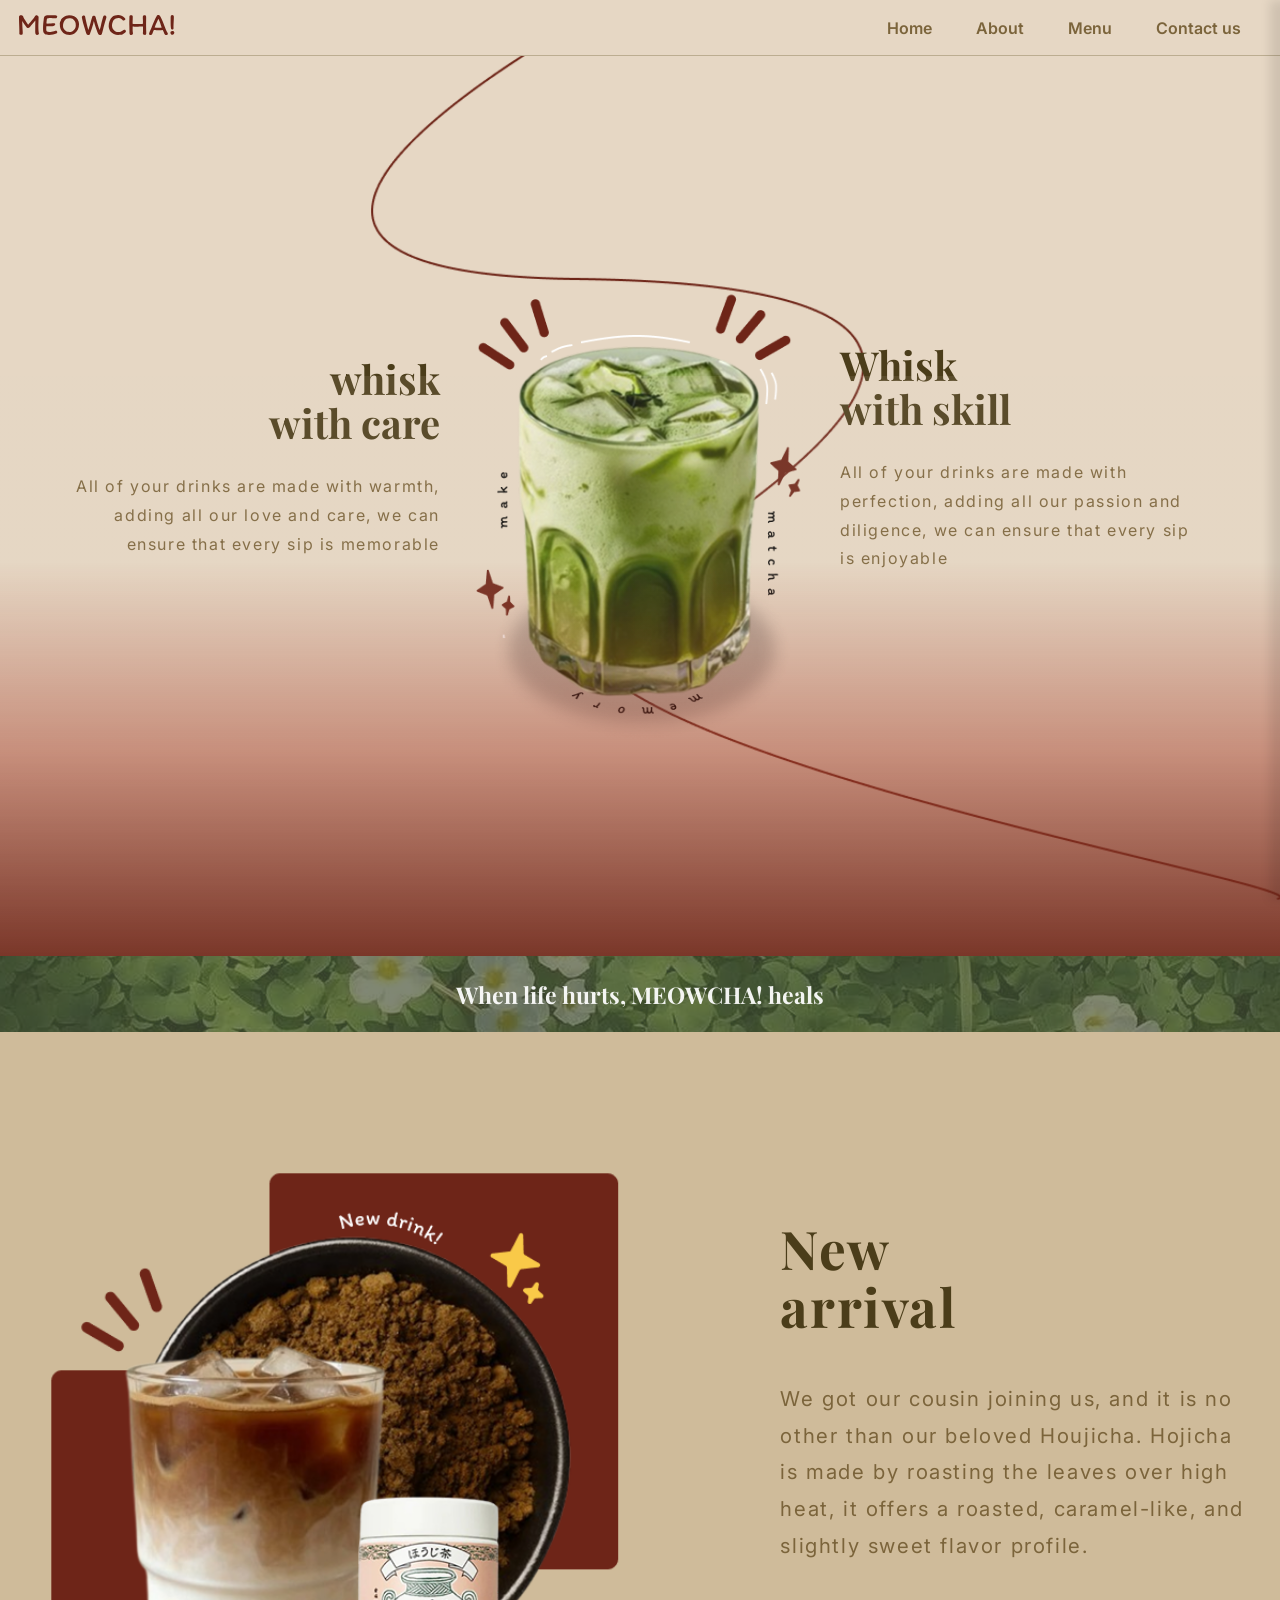
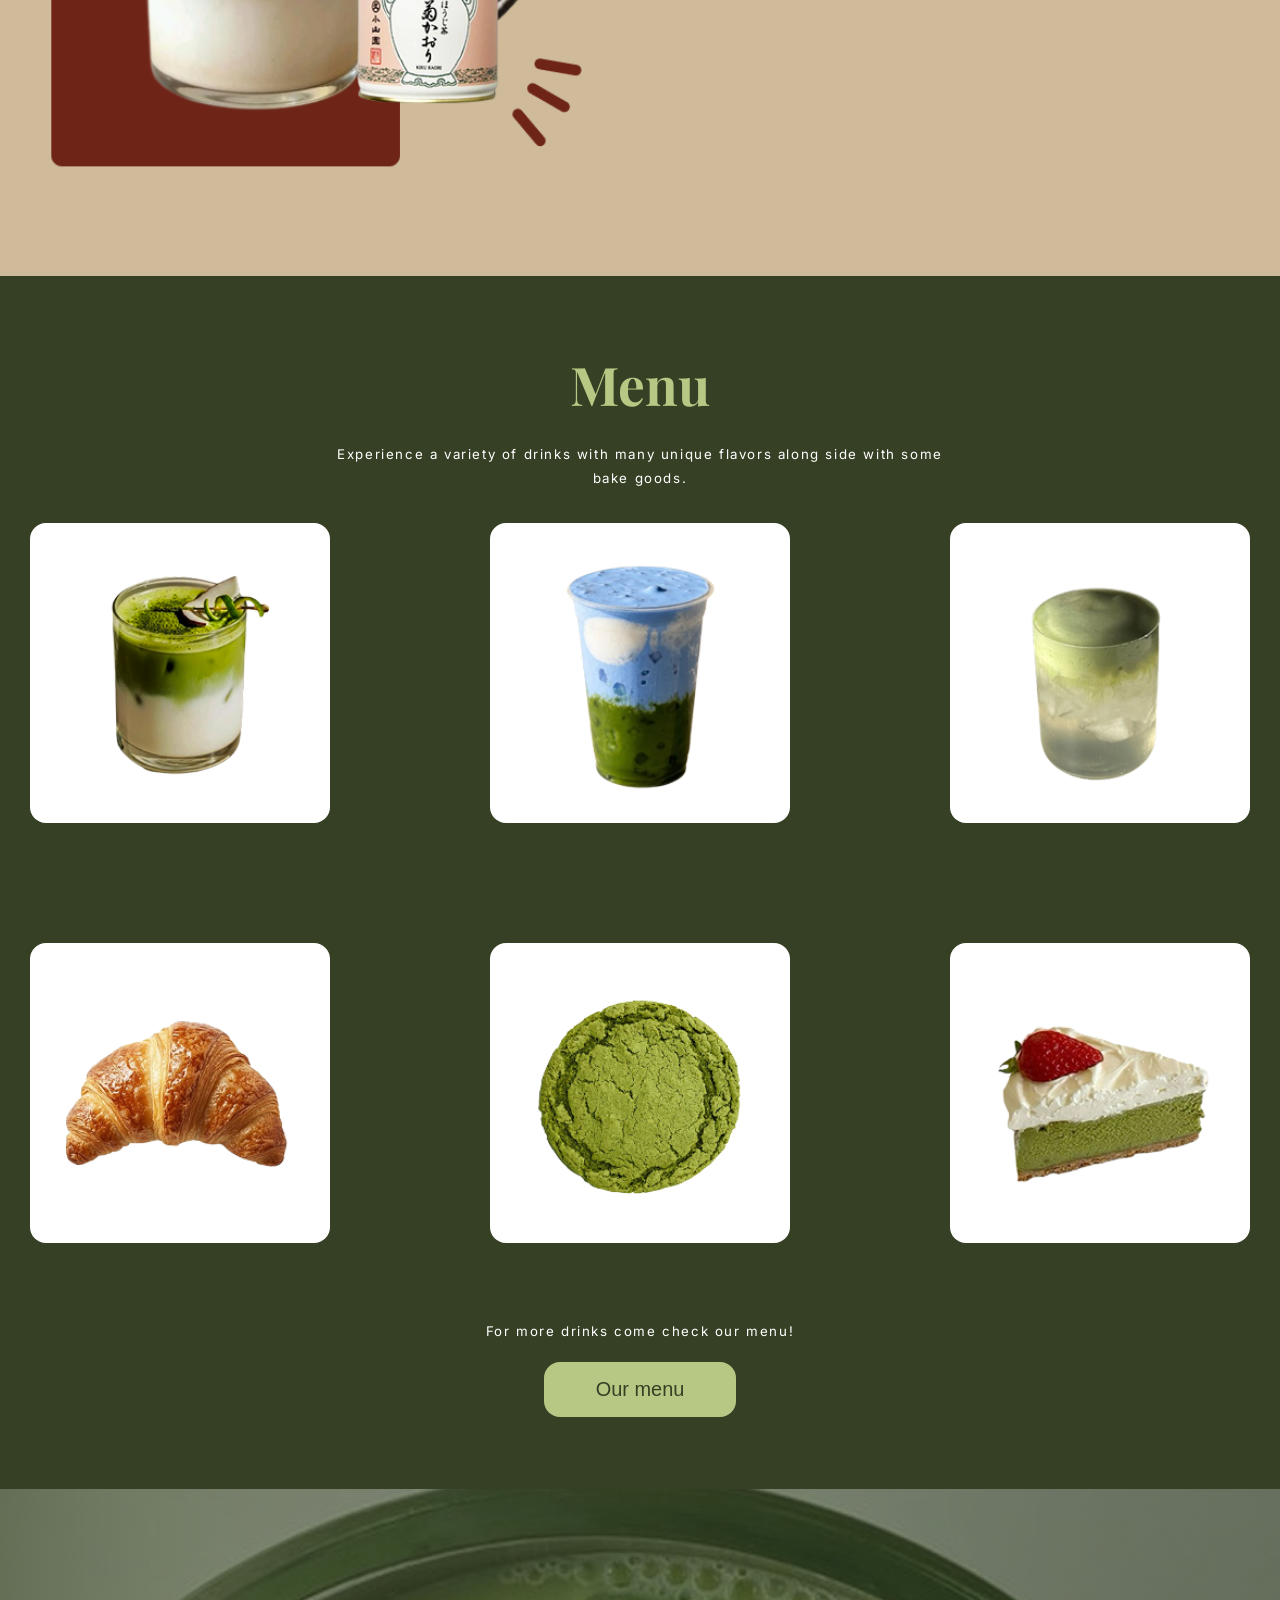
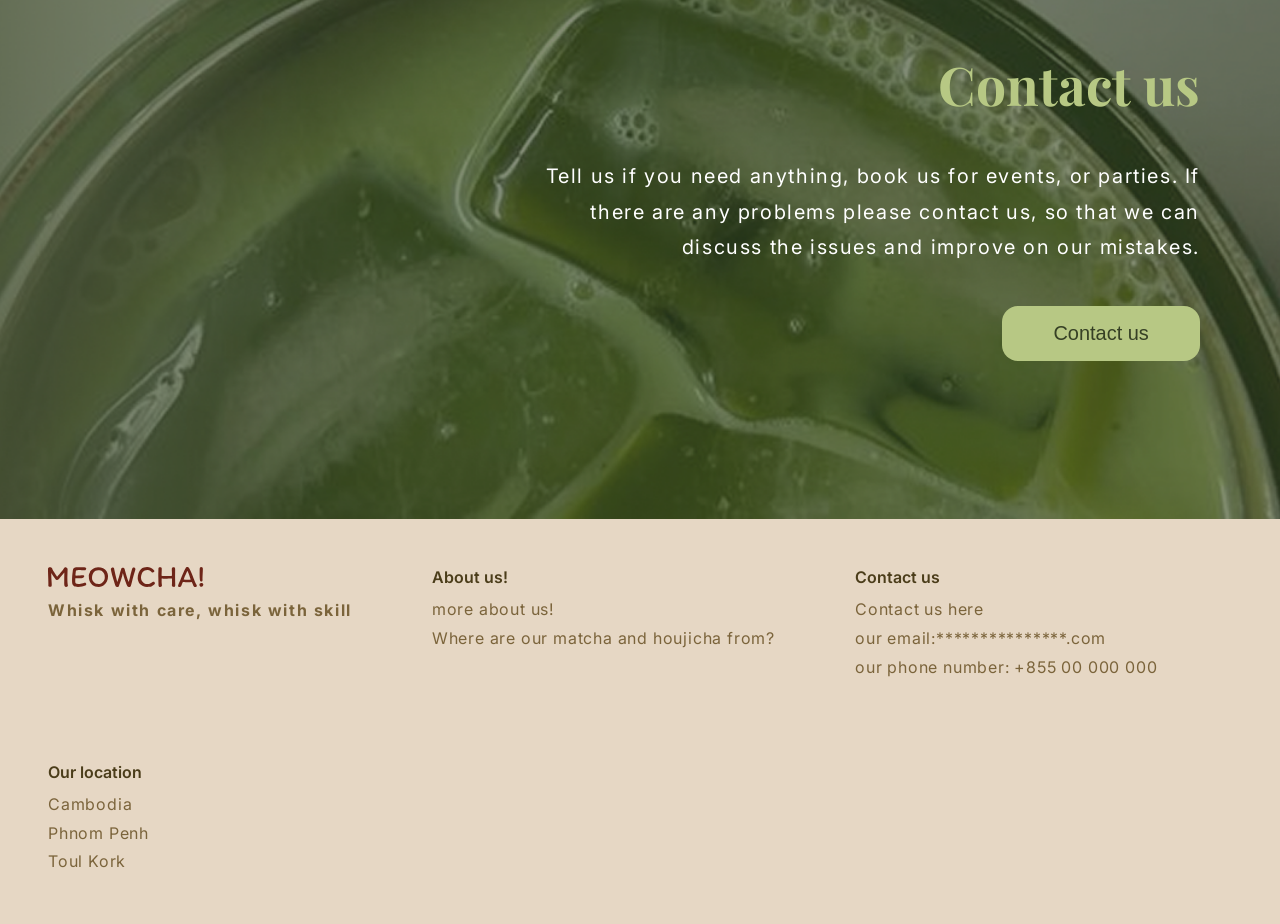
<file: index.html>
<!DOCTYPE html>
<html lang="en">
<head>
    <meta charset="UTF-8">
    <meta name="viewport" content="width=device-width, initial-scale=1.0">
    <link rel="stylesheet" href="style.css">
    <title>MEOWCHA!</title>
    <link rel="preconnect" href="https://fonts.googleapis.com">
    <link rel="preconnect" href="https://fonts.gstatic.com" crossorigin>
    <link href="https://fonts.googleapis.com/css2?family=Inter:ital,opsz,wght@0,14..32,100..900;1,14..32,100..900&family=Playfair+Display:ital,wght@0,400..900;1,400..900&display=swap" rel="stylesheet">
</head>
<body>

    <header>
        <input type="checkbox" id="menu_toggle" class="menu_toggle">
    
        <div class="container_nav">
            <a href="index.html"><img id="logo" src="./src/MEOWCHA!.svg" alt="MEOWCHA! logo"></a>

            <nav class="navbar">
                <ul class="nav_links">
                    <li><a href="index.html">Home</a></li>
                    <li><a href="aboutUs.html">About</a></li>
                    <li><a href="menu.html">Menu</a></li>
                    <li><a href="contactUs.html">Contact us</a></li>
                </ul>
            </nav>

            <label for="menu_toggle" class="hamburger_btn">
                <svg xmlns="http://www.w3.org/2000/svg" height="24px" viewBox="0 -960 960 960" width="24px" fill="#7B643B"><path d="M120-240v-80h720v80H120Zm0-200v-80h720v80H120Zm0-200v-80h720v80H120Z"/></svg>
            </label>
        </div>

        <div class="container_sidebar">
            <label for="menu_toggle" class="close_sidebar">
                <svg xmlns="http://www.w3.org/2000/svg" height="24px" viewBox="0 -960 960 960" width="24px" fill="#7B643B"><path d="m256-200-56-56 224-224-224-224 56-56 224 224 224-224 56 56-224 224 224 224-56 56-224-224-224 224Z"/></svg>
            </label>
            <div class="line"></div>
            <nav class="sidebar">
                <ul class="sidebar_link">
                    <li><a href="index.html">Home</a></li>
                    <li><a href="aboutUs.html">About</a></li>
                    <li><a href="menu.html">Menu</a></li>
                    <li><a href="contactUs.html">Contact us</a></li>
                </ul>
            </nav>
        </div>

        <div class="overlay"></div>
    </header>
    
    <div class="hero_container">
        <div id="text1" class="text_container">
            <h1>whisk</h1>
            <h1>with care</h1>
            <div class="textPadding"></div>
            <p>All of your drinks are made with warmth, adding all our love and care, we can ensure that every sip is memorable</p>
        </div>

        <div class="hero_matcha">
            <img src="./src/hero.png" alt="">
        </div>

        <div class="text_container">
            <h1>Whisk</h1>
            <h1>with skill</h1>
            <div class="textPadding"></div>
            <p>All of your drinks are made with perfection, adding all our passion and diligence, we can ensure that every sip is enjoyable</p>
        </div>

        <div class="hero_mask"></div>
    </div>

    <div class="greenBanner">
        <h1>When life hurts, MEOWCHA! heals</h1>
    </div>

    <div class="new_arrival_container">
        <div class="hojicha">
            <img src="./src/Hojicha.png" alt="">
        </div>

        <div class="text_container1">
            <h1>New</h1>
            <h1>arrival</h1>
            <div class="textPadding1"></div>
            <p>We got our cousin joining us, and it is no other than our beloved Houjicha. Hojicha is made by roasting the leaves over high heat, it offers a roasted, caramel-like, and slightly sweet flavor profile.</p>
        </div>
    </div>

    <div class="menu_container">
        <div class="text_container2">
            <h1>Menu</h1>
            <p>Experience a variety of drinks with many unique flavors along side with some bake goods.</p>
        </div>
        
        <div id="item_container_padding" class="item_container">
            <div class="item"><img src="./src/download (6) 1.png" alt=""></div>
            <div class="item"><img src="./src/download (8) 1.png" alt=""></div>
            <div class="item"><img src="./src/download (7) 1.png" alt=""></div>
        </div>

        <div class="item_container">
            <div class="item"><img src="./src/croissant.png" alt=""></div>
            <div class="item"><img src="./src/cookie.png" alt=""></div>
            <div class="item"><img src="./src/cake.png" alt=""></div>
        </div>

        <div class="text_container3">
            <p>For more drinks come check our menu!</p>
            <a href="menu.html"><button>Our menu</button></a>
        </div>
    </div>

    <div class="contact_container">
        <div class="text_container4">
            <h1>Contact us</h1>
            <p>Tell us if you need anything, book us for events, or parties. If there are any problems please contact us, so that we can discuss the issues and improve on our mistakes.</p>
            <a href="contactUs.html"><button>Contact us</button></a>
        </div>
    </div>

    <footer>
        <div class="footer_container">
            <div class="footer_column">
                <a href="#logo"><img src="./src/MEOWCHA!.svg" alt="MEOWCHA! logo"></a>
                <h4>Whisk with care, whisk with skill</h4>
            </div>

            <div class="footer_column1">
                <a class="footer_top" href="aboutUs.html">About us!</a>
                <ul class="footer_list_container">
                    <li><a href="aboutUs.html#moreAboutUs">more about us!</a></li>
                    <li><a href="aboutUs.html#where">Where are our matcha and houjicha from?</a></li>
                </ul>
            </div>

            <div class="footer_column1">
                <a class="footer_top" href="contactUs.html">Contact us</a>
                <ul class="footer_list_container">
                    <li><a href="contactUs.html">Contact us here</a></li>
                    <li><a href="">our email:***************.com</a></li>
                    <li><a href="">our phone number: +855 00 000 000</a></li>
                </ul>
            </div>

            <div class="footer_column1">
                <a class="footer_top" href="https://www.google.com/maps/place/Toul+Kork+District,+Phnom+Penh/@11.5694285,104.8975468,14z/data=!3m1!4b1!4m6!3m5!1s0x310951725d8c4835:0x2047e2df9364f385!8m2!3d11.5726398!4d104.899008!16s%2Fg%2F1v_s3c3d?entry=ttu&g_ep=EgoyMDI2MDYwOS4wIKXMDSoASAFQAw%3D%3D" target="_blank">Our location</a>
                <ul class="footer_list_container">
                    <li><a href="https://www.google.com/maps/place/Cambodia/@12.1454395,104.9824451,7z/data=!3m1!4b1!4m6!3m5!1s0x310787bfd4dc3743:0xe4b7bfe089f41253!8m2!3d12.565679!4d104.990963!16zL20vMDF4Ymd4?entry=ttu&g_ep=EgoyMDI2MDYwOS4wIKXMDSoASAFQAw%3D%3D" target="_blank">Cambodia</a></li>
                    <li><a href="https://www.google.com/maps/place/Phnom+Penh/@11.5793642,104.8901867,11z/data=!3m1!4b1!4m6!3m5!1s0x3109513dc76a6be3:0x9c010ee85ab525bb!8m2!3d11.5563738!4d104.9282099!16zL20vMGRsd2o?entry=ttu&g_ep=EgoyMDI2MDYwOS4wIKXMDSoASAFQAw%3D%3D" target="_blank">Phnom Penh</a></li>
                    <li><a href="https://www.google.com/maps/place/Toul+Kork+District,+Phnom+Penh/@11.5694277,104.8769471,14z/data=!3m1!4b1!4m6!3m5!1s0x310951725d8c4835:0x2047e2df9364f385!8m2!3d11.5726398!4d104.899008!16s%2Fg%2F1v_s3c3d?entry=ttu&g_ep=EgoyMDI2MDYwOS4wIKXMDSoASAFQAw%3D%3D" target="_blank">Toul Kork</a></li>
                </ul>
            </div>
        </div>
    </footer>


</body>
</html>
</file>
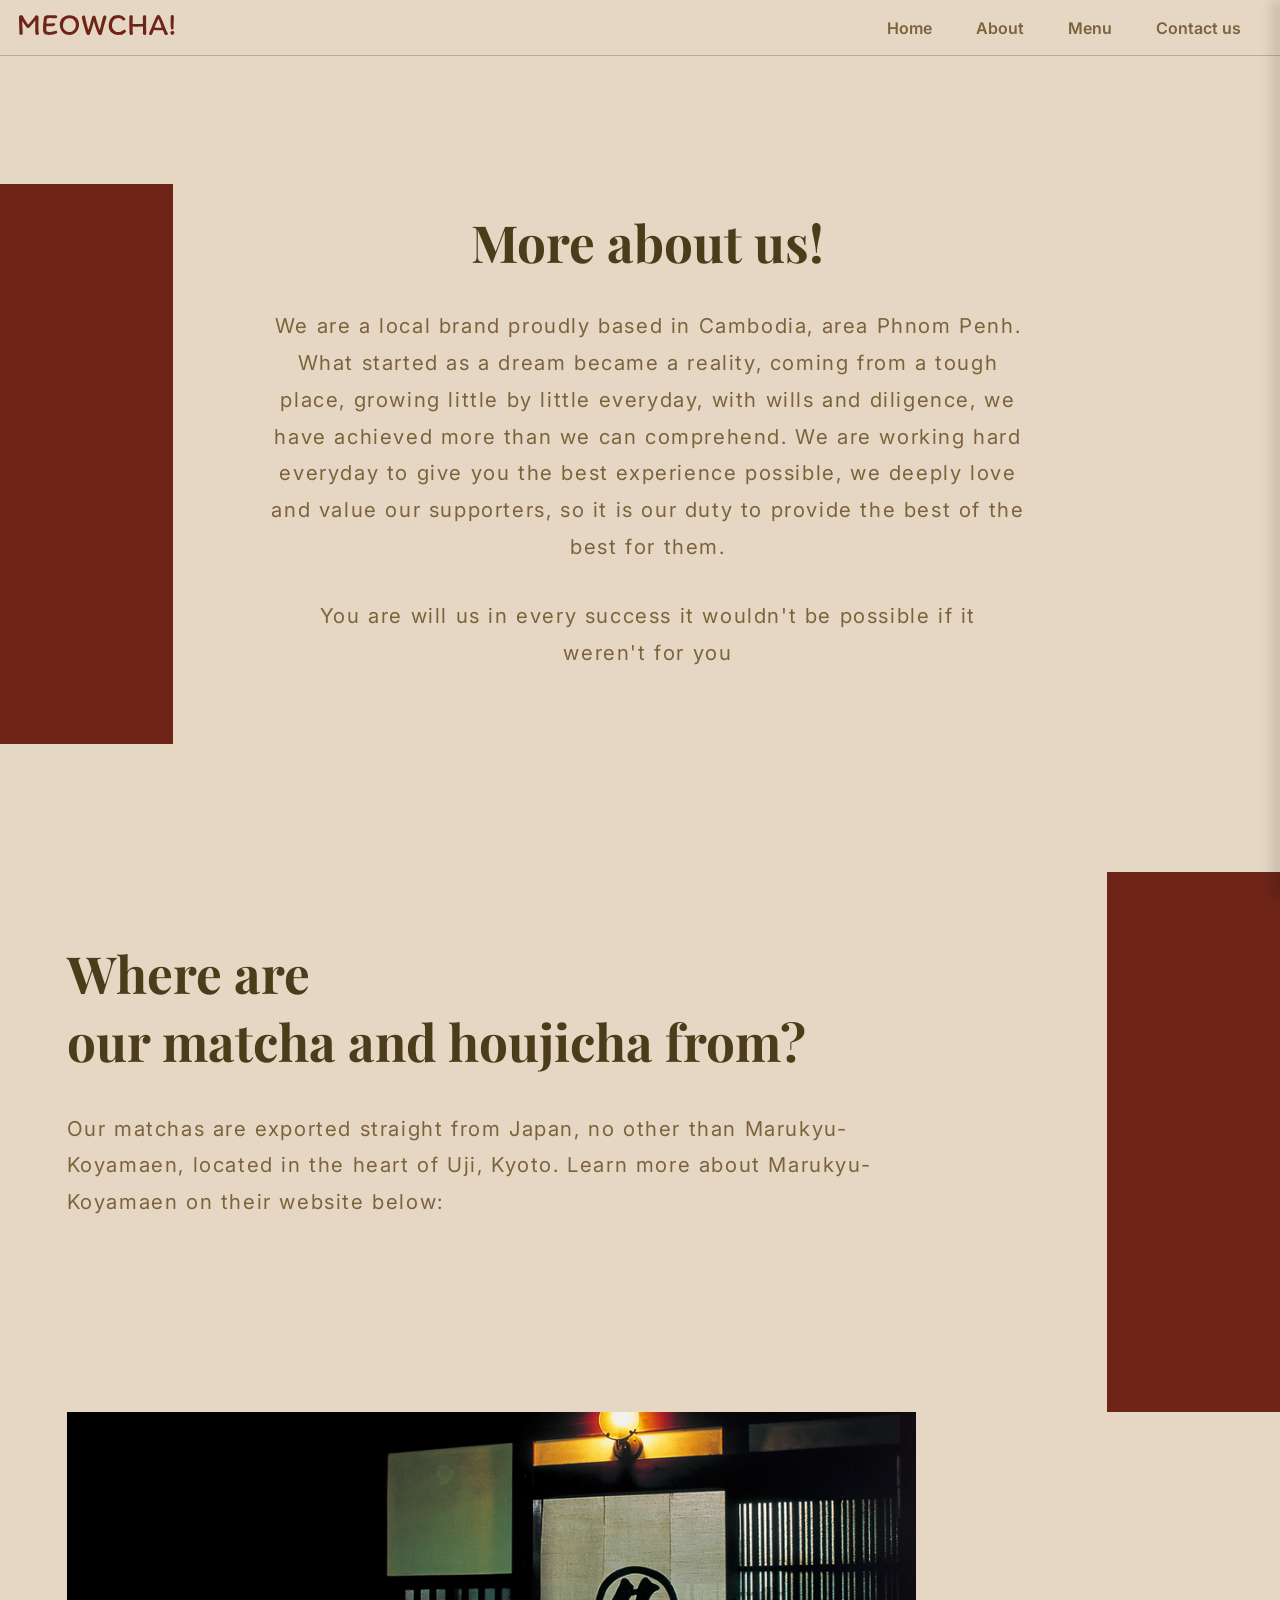
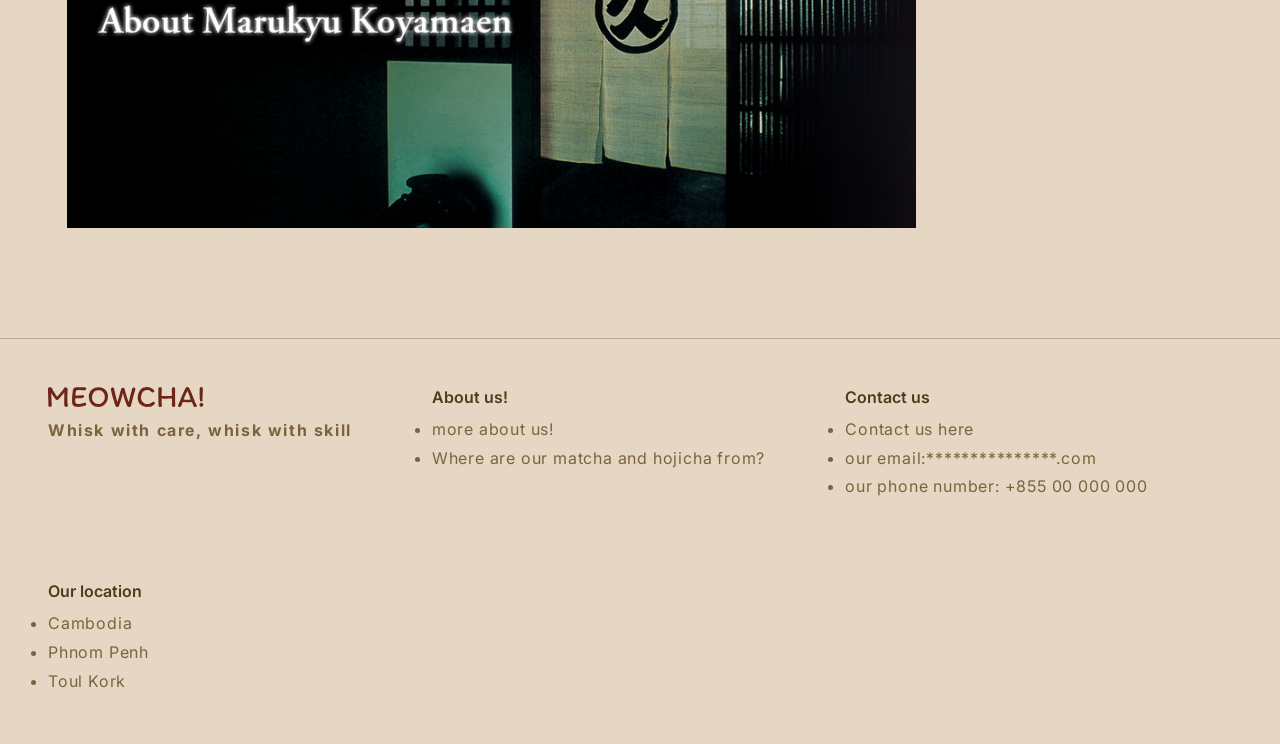
<file: aboutUs.html>
<!DOCTYPE html>
<html lang="en">
<head>
    <meta charset="UTF-8">
    <meta name="viewport" content="width=device-width, initial-scale=1.0">
    <link rel="stylesheet" href="aboutUs.css">
    <title>MEOWCHA!-About us</title>
    <link rel="preconnect" href="https://fonts.googleapis.com">
    <link rel="preconnect" href="https://fonts.gstatic.com" crossorigin>
    <link href="https://fonts.googleapis.com/css2?family=Inter:ital,opsz,wght@0,14..32,100..900;1,14..32,100..900&family=Playfair+Display:ital,wght@0,400..900;1,400..900&display=swap" rel="stylesheet">
</head>
<body>

    <header>
        <input type="checkbox" id="menu_toggle" class="menu_toggle">
    
        <div class="container_nav">
            <a href="index.html"><img id="logo" src="./src/MEOWCHA!.svg" alt="MEOWCHA! logo"></a>

            <nav class="navbar">
                <ul class="nav_links">
                    <li><a href="index.html">Home</a></li>
                    <li><a href="aboutUs.html">About</a></li>
                    <li><a href="menu.html">Menu</a></li>
                    <li><a href="contactUs.html">Contact us</a></li>
                </ul>
            </nav>

            <label for="menu_toggle" class="hamburger_btn">
                <svg xmlns="http://www.w3.org/2000/svg" height="24px" viewBox="0 -960 960 960" width="24px" fill="#7B643B"><path d="M120-240v-80h720v80H120Zm0-200v-80h720v80H120Zm0-200v-80h720v80H120Z"/></svg>
            </label>
        </div>

        <div class="container_sidebar">
            <label for="menu_toggle" class="close_sidebar">
                <svg xmlns="http://www.w3.org/2000/svg" height="24px" viewBox="0 -960 960 960" width="24px" fill="#7B643B"><path d="m256-200-56-56 224-224-224-224 56-56 224 224 224-224 56 56-224 224 224 224-56 56-224-224-224 224Z"/></svg>
            </label>
            <div class="line"></div>
            <nav class="sidebar">
                <ul class="sidebar_link">
                    <li><a href="index.html">Home</a></li>
                    <li><a href="aboutUs.html">About</a></li>
                    <li><a href="menu.html">Menu</a></li>
                    <li><a href="contactUs.html">Contact us</a></li>
                </ul>
            </nav>
        </div>

        <div class="overlay"></div>
    </header>

    <div class="aboutUs_container" id="moreAboutUs">
        <div class="redBar1"></div>
        <div class="aboutUs_text_container" >
            <h1>More about us!</h1>
            <p>We are a local brand proudly based in Cambodia, area Phnom Penh. What started as a dream became a reality, coming from a tough place, growing little by little everyday, with wills and diligence, we have achieved more than we can comprehend. We are working hard everyday to give you the best experience possible, we deeply love and value our supporters, so it is our duty to provide the best of the best for them.</p>
            <div class="inner_text_container">
                <p>You are will us in every success it wouldn't be possible if it weren't for you</p>
            </div>
        </div>
    </div>

    <div class="where_container" id="where">
        <div class="where_text_container">
            <h1>Where are</h1>
            <h1>our matcha and houjicha from?</h1>
            <div class="textPadding2"></div>
            <p>Our matchas are exported straight from Japan, no other than Marukyu-Koyamaen, located in the heart of Uji, Kyoto. Learn more about Marukyu-Koyamaen on their website below:</p>
        </div>
        <div class="redbar2"></div>
    </div>

    <div class="img_container">
        <a href="https://www.marukyu-koyamaen.co.jp/english/company.html" target="_blank"><img src="./src/image-company_en.jpg" alt=""></a>
    </div>

    <footer>
        <div class="footer_container">
            <div class="footer_column">
                <a href="index.html#logo"><img src="./src/MEOWCHA!.svg" alt="MEOWCHA! logo"></a>
                <h4>Whisk with care, whisk with skill</h4>
            </div>

            <div class="footer_column1">
                <a class="footer_top" href="aboutUs.html">About us!</a>
                <ul class="footer_list_container">
                    <li><a href="#moreAboutUs">more about us!</a></li>
                    <li><a href="#where">Where are our matcha and hojicha from?</a></li>
                </ul>
            </div>

            <div class="footer_column1">
                <a class="footer_top" href="contactUs.html">Contact us</a>
                <ul class="footer_list_container">
                    <li><a href="contactUs.html">Contact us here</a></li>
                    <li><a href="">our email:***************.com</a></li>
                    <li><a href="">our phone number: +855 00 000 000</a></li>
                </ul>
            </div>

            <div class="footer_column1">
                <a class="footer_top" href="https://www.google.com/maps/place/Toul+Kork+District,+Phnom+Penh/@11.5694285,104.8975468,14z/data=!3m1!4b1!4m6!3m5!1s0x310951725d8c4835:0x2047e2df9364f385!8m2!3d11.5726398!4d104.899008!16s%2Fg%2F1v_s3c3d?entry=ttu&g_ep=EgoyMDI2MDYwOS4wIKXMDSoASAFQAw%3D%3D" target="_blank">Our location</a>
                <ul class="footer_list_container">
                    <li><a href="https://www.google.com/maps/place/Cambodia/@12.1454395,104.9824451,7z/data=!3m1!4b1!4m6!3m5!1s0x310787bfd4dc3743:0xe4b7bfe089f41253!8m2!3d12.565679!4d104.990963!16zL20vMDF4Ymd4?entry=ttu&g_ep=EgoyMDI2MDYwOS4wIKXMDSoASAFQAw%3D%3D" target="_blank">Cambodia</a></li>
                    <li><a href="https://www.google.com/maps/place/Phnom+Penh/@11.5793642,104.8901867,11z/data=!3m1!4b1!4m6!3m5!1s0x3109513dc76a6be3:0x9c010ee85ab525bb!8m2!3d11.5563738!4d104.9282099!16zL20vMGRsd2o?entry=ttu&g_ep=EgoyMDI2MDYwOS4wIKXMDSoASAFQAw%3D%3D" target="_blank">Phnom Penh</a></li>
                    <li><a href="https://www.google.com/maps/place/Toul+Kork+District,+Phnom+Penh/@11.5694277,104.8769471,14z/data=!3m1!4b1!4m6!3m5!1s0x310951725d8c4835:0x2047e2df9364f385!8m2!3d11.5726398!4d104.899008!16s%2Fg%2F1v_s3c3d?entry=ttu&g_ep=EgoyMDI2MDYwOS4wIKXMDSoASAFQAw%3D%3D" target="_blank">Toul Kork</a></li>
                </ul>
            </div>
        </div>
    </footer>

</body>
</html>
</file>
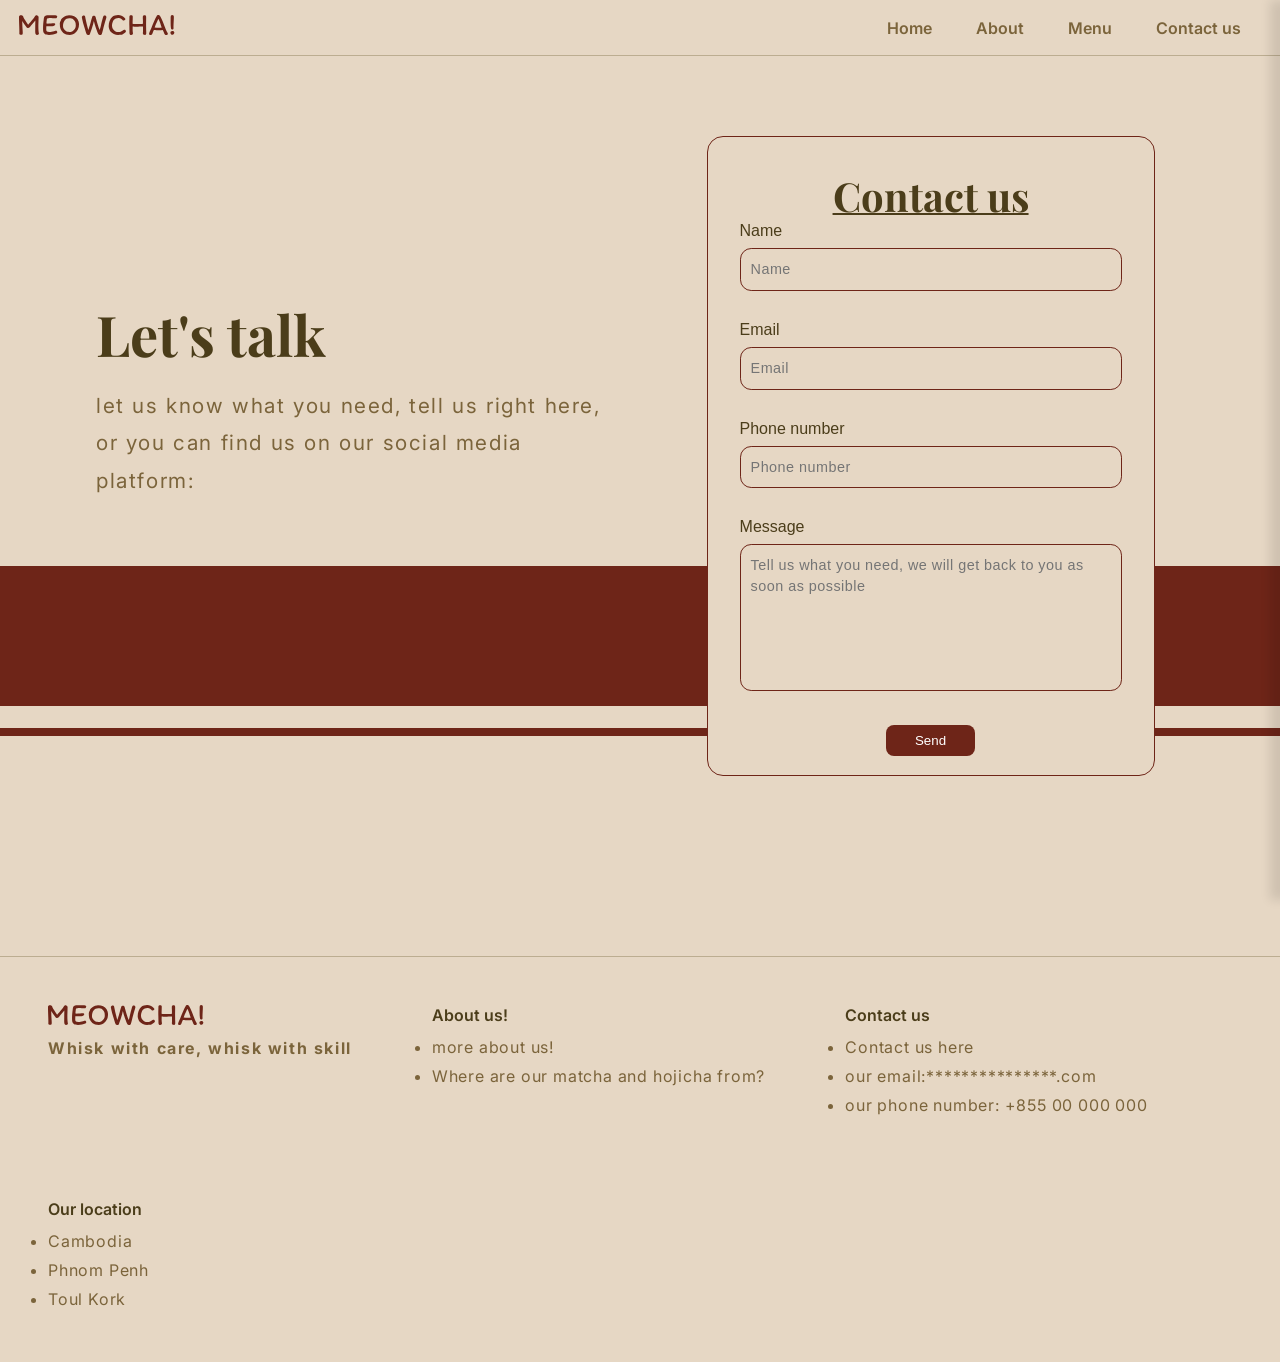
<file: contactUs.html>
<!DOCTYPE html>
<html lang="en">
<head>
    <meta charset="UTF-8">
    <meta name="viewport" content="width=device-width, initial-scale=1.0">
    <title>MEOWCHA! - contact us</title>
    <link rel="stylesheet" href="contactUs.css">
    <link rel="preconnect" href="https://fonts.googleapis.com">
    <link rel="preconnect" href="https://fonts.gstatic.com" crossorigin>
    <link href="https://fonts.googleapis.com/css2?family=Inter:ital,opsz,wght@0,14..32,100..900;1,14..32,100..900&family=Playfair+Display:ital,wght@0,400..900;1,400..900&display=swap" rel="stylesheet">
</head>
<body>
    
    <header>
        <input type="checkbox" id="menu_toggle" class="menu_toggle">
    
        <div class="container_nav">
            <a href="index.html"><img id="logo" src="./src/MEOWCHA!.svg" alt="MEOWCHA! logo"></a>

            <nav class="navbar">
                <ul class="nav_links">
                    <li><a href="index.html">Home</a></li>
                    <li><a href="aboutUs.html">About</a></li>
                    <li><a href="menu.html">Menu</a></li>
                    <li><a href="contactUs.html">Contact us</a></li>
                </ul>
            </nav>

            <label for="menu_toggle" class="hamburger_btn">
                <svg xmlns="http://www.w3.org/2000/svg" height="24px" viewBox="0 -960 960 960" width="24px" fill="#7B643B"><path d="M120-240v-80h720v80H120Zm0-200v-80h720v80H120Zm0-200v-80h720v80H120Z"/></svg>
            </label>
        </div>

        <div class="container_sidebar">
            <label for="menu_toggle" class="close_sidebar">
                <svg xmlns="http://www.w3.org/2000/svg" height="24px" viewBox="0 -960 960 960" width="24px" fill="#7B643B"><path d="m256-200-56-56 224-224-224-224 56-56 224 224 224-224 56 56-224 224 224 224-56 56-224-224-224 224Z"/></svg>
            </label>
            <div class="line"></div>
            <nav class="sidebar">
                <ul class="sidebar_link">
                    <li><a href="index.html">Home</a></li>
                    <li><a href="aboutUs.html">About</a></li>
                    <li><a href="menu.html">Menu</a></li>
                    <li><a href="contactUs.html">Contact us</a></li>
                </ul>
            </nav>
        </div>

        <div class="overlay"></div>
    </header>

    <div class="contactUs_container">
        <div class="contactUs_text_container">
            <h1>Let's talk</h1>
            <p>let us know what you need, tell us right here, or you can find us on our social media platform: </p>
        </div>

        <div class="form_container">
            <form action="" class="label_container">
                <h1>Contact us</h1>
                <label for="name">Name</label>
                <input type="text" id="name" name="Name" placeholder="Name">

                <label for="email">Email</label>
                <input type="email" id="email" name="email" placeholder="Email">

                <label for="phoneNumber">Phone number</label>
                <input type="phoneNumber" id="email" name="Phone number" placeholder="Phone number">

                <label for="message">Message</label>
                <textarea name="message" id="message" rows="6" placeholder="Tell us what you need, we will get back to you as soon as possible"></textarea>

                <button type="submit">Send</button>
            </form>
        </div>

        <div class="thick_line"></div>
        <div class="thin_line"></div>
    </div>

    <footer>
        <div class="footer_container">
            <div class="footer_column">
                <a href="index.html#logo"><img src="./src/MEOWCHA!.svg" alt="MEOWCHA! logo"></a>
                <h4>Whisk with care, whisk with skill</h4>
            </div>

            <div class="footer_column1">
                <a class="footer_top" href="aboutUs.html">About us!</a>
                <ul class="footer_list_container">
                    <li><a href="aboutUs.html#moreAboutUs">more about us!</a></li>
                    <li><a href="">Where are our matcha and hojicha from?</a></li>
                </ul>
            </div>

            <div class="footer_column1">
                <a class="footer_top" href="contactUs.html">Contact us</a>
                <ul class="footer_list_container">
                    <li><a href="contactUs.html">Contact us here</a></li>
                    <li><a href="">our email:***************.com</a></li>
                    <li><a href="">our phone number: +855 00 000 000</a></li>
                </ul>
            </div>

            <div class="footer_column1">
                <a class="footer_top" href="https://www.google.com/maps/place/Toul+Kork+District,+Phnom+Penh/@11.5694285,104.8975468,14z/data=!3m1!4b1!4m6!3m5!1s0x310951725d8c4835:0x2047e2df9364f385!8m2!3d11.5726398!4d104.899008!16s%2Fg%2F1v_s3c3d?entry=ttu&g_ep=EgoyMDI2MDYwOS4wIKXMDSoASAFQAw%3D%3D" target="_blank">Our location</a>
                <ul class="footer_list_container">
                    <li><a href="https://www.google.com/maps/place/Cambodia/@12.1454395,104.9824451,7z/data=!3m1!4b1!4m6!3m5!1s0x310787bfd4dc3743:0xe4b7bfe089f41253!8m2!3d12.565679!4d104.990963!16zL20vMDF4Ymd4?entry=ttu&g_ep=EgoyMDI2MDYwOS4wIKXMDSoASAFQAw%3D%3D" target="_blank">Cambodia</a></li>
                    <li><a href="https://www.google.com/maps/place/Phnom+Penh/@11.5793642,104.8901867,11z/data=!3m1!4b1!4m6!3m5!1s0x3109513dc76a6be3:0x9c010ee85ab525bb!8m2!3d11.5563738!4d104.9282099!16zL20vMGRsd2o?entry=ttu&g_ep=EgoyMDI2MDYwOS4wIKXMDSoASAFQAw%3D%3D" target="_blank">Phnom Penh</a></li>
                    <li><a href="https://www.google.com/maps/place/Toul+Kork+District,+Phnom+Penh/@11.5694277,104.8769471,14z/data=!3m1!4b1!4m6!3m5!1s0x310951725d8c4835:0x2047e2df9364f385!8m2!3d11.5726398!4d104.899008!16s%2Fg%2F1v_s3c3d?entry=ttu&g_ep=EgoyMDI2MDYwOS4wIKXMDSoASAFQAw%3D%3D" target="_blank">Toul Kork</a></li>
                </ul>
            </div>
        </div>
    </footer>

</body>
</html>
</file>
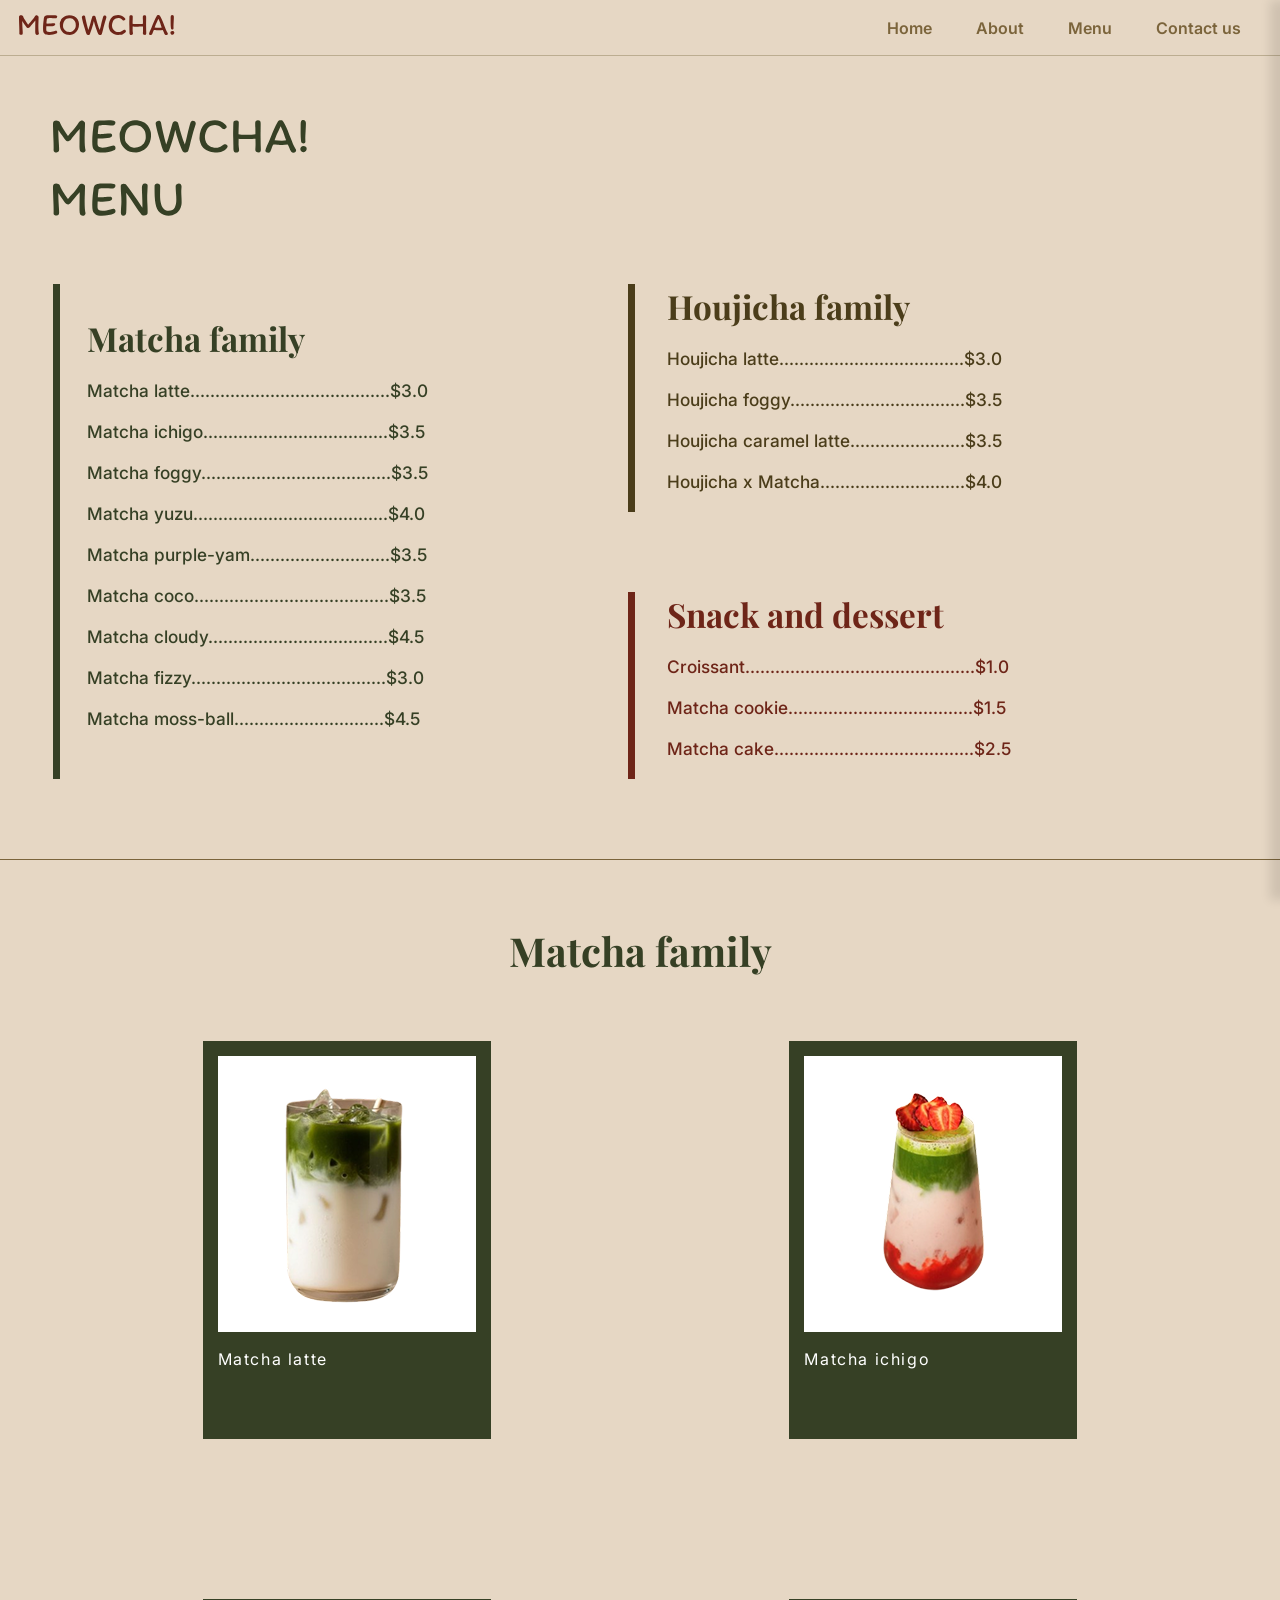
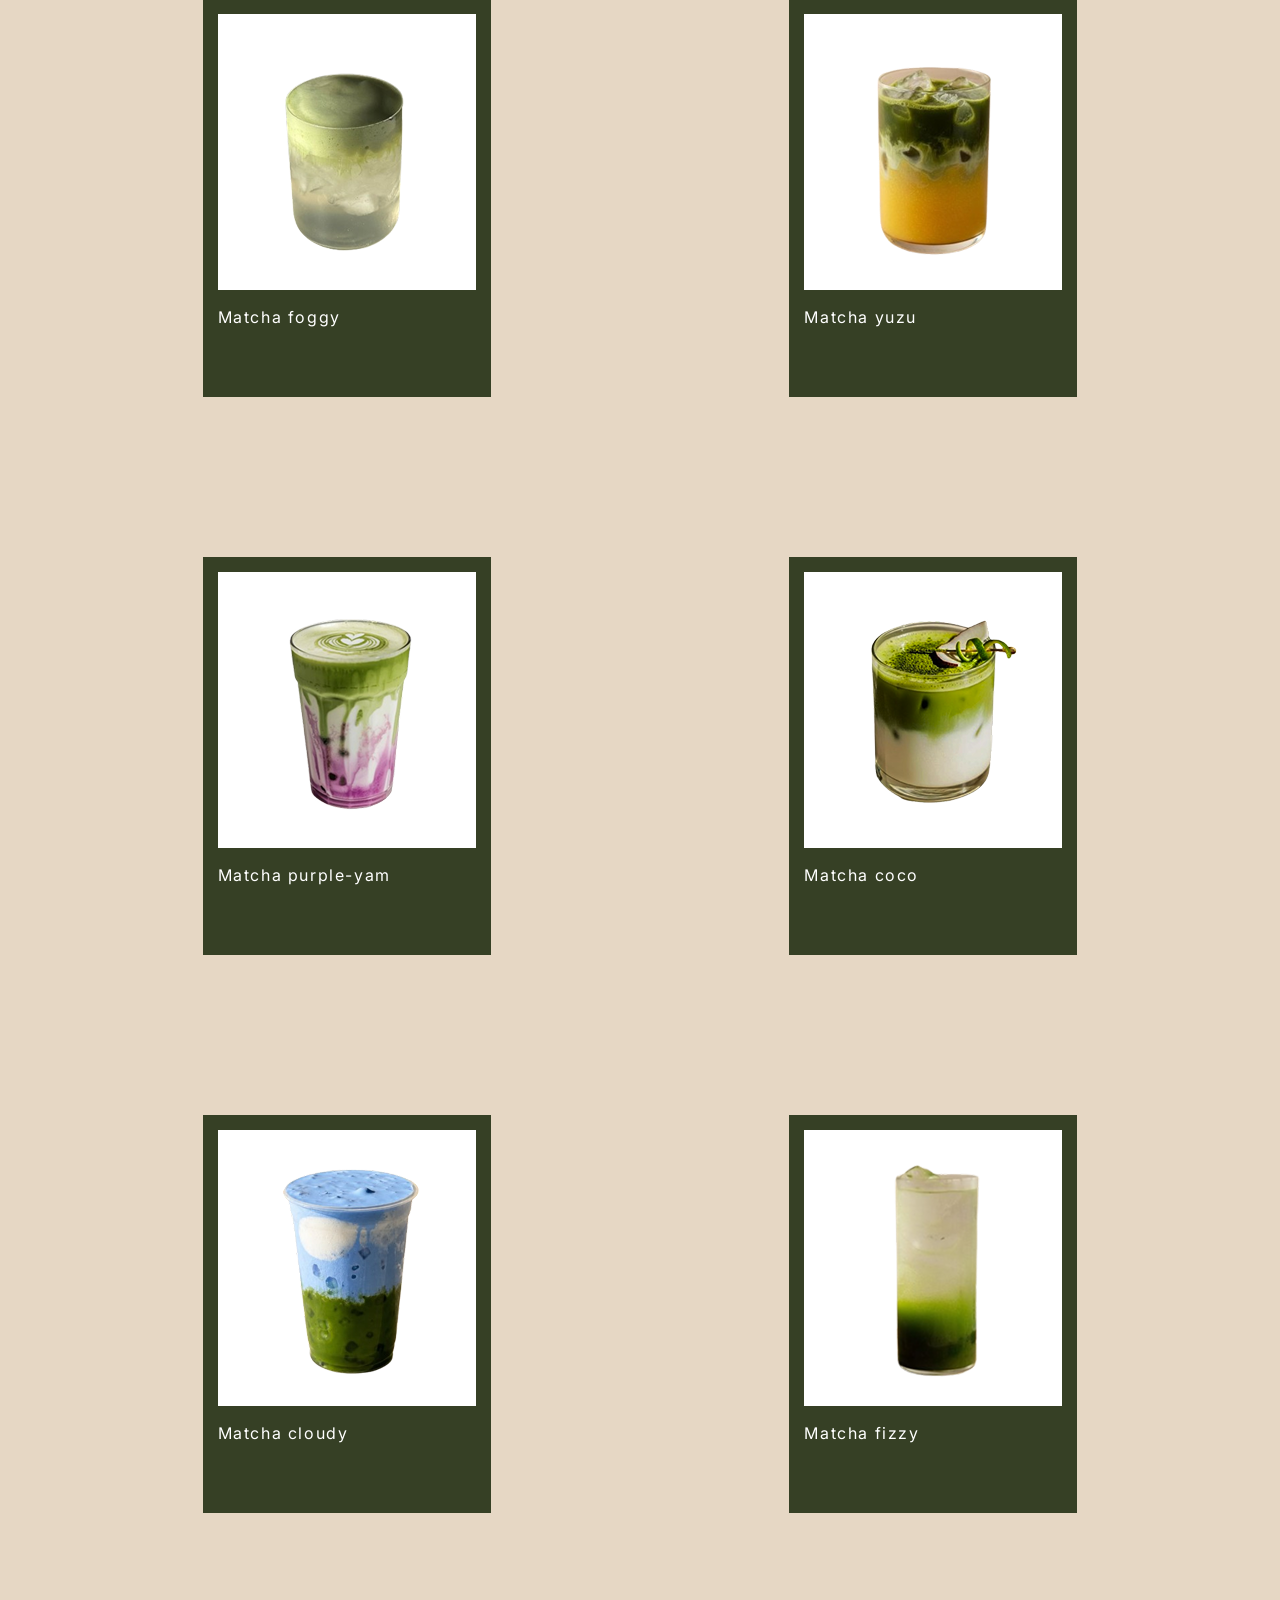
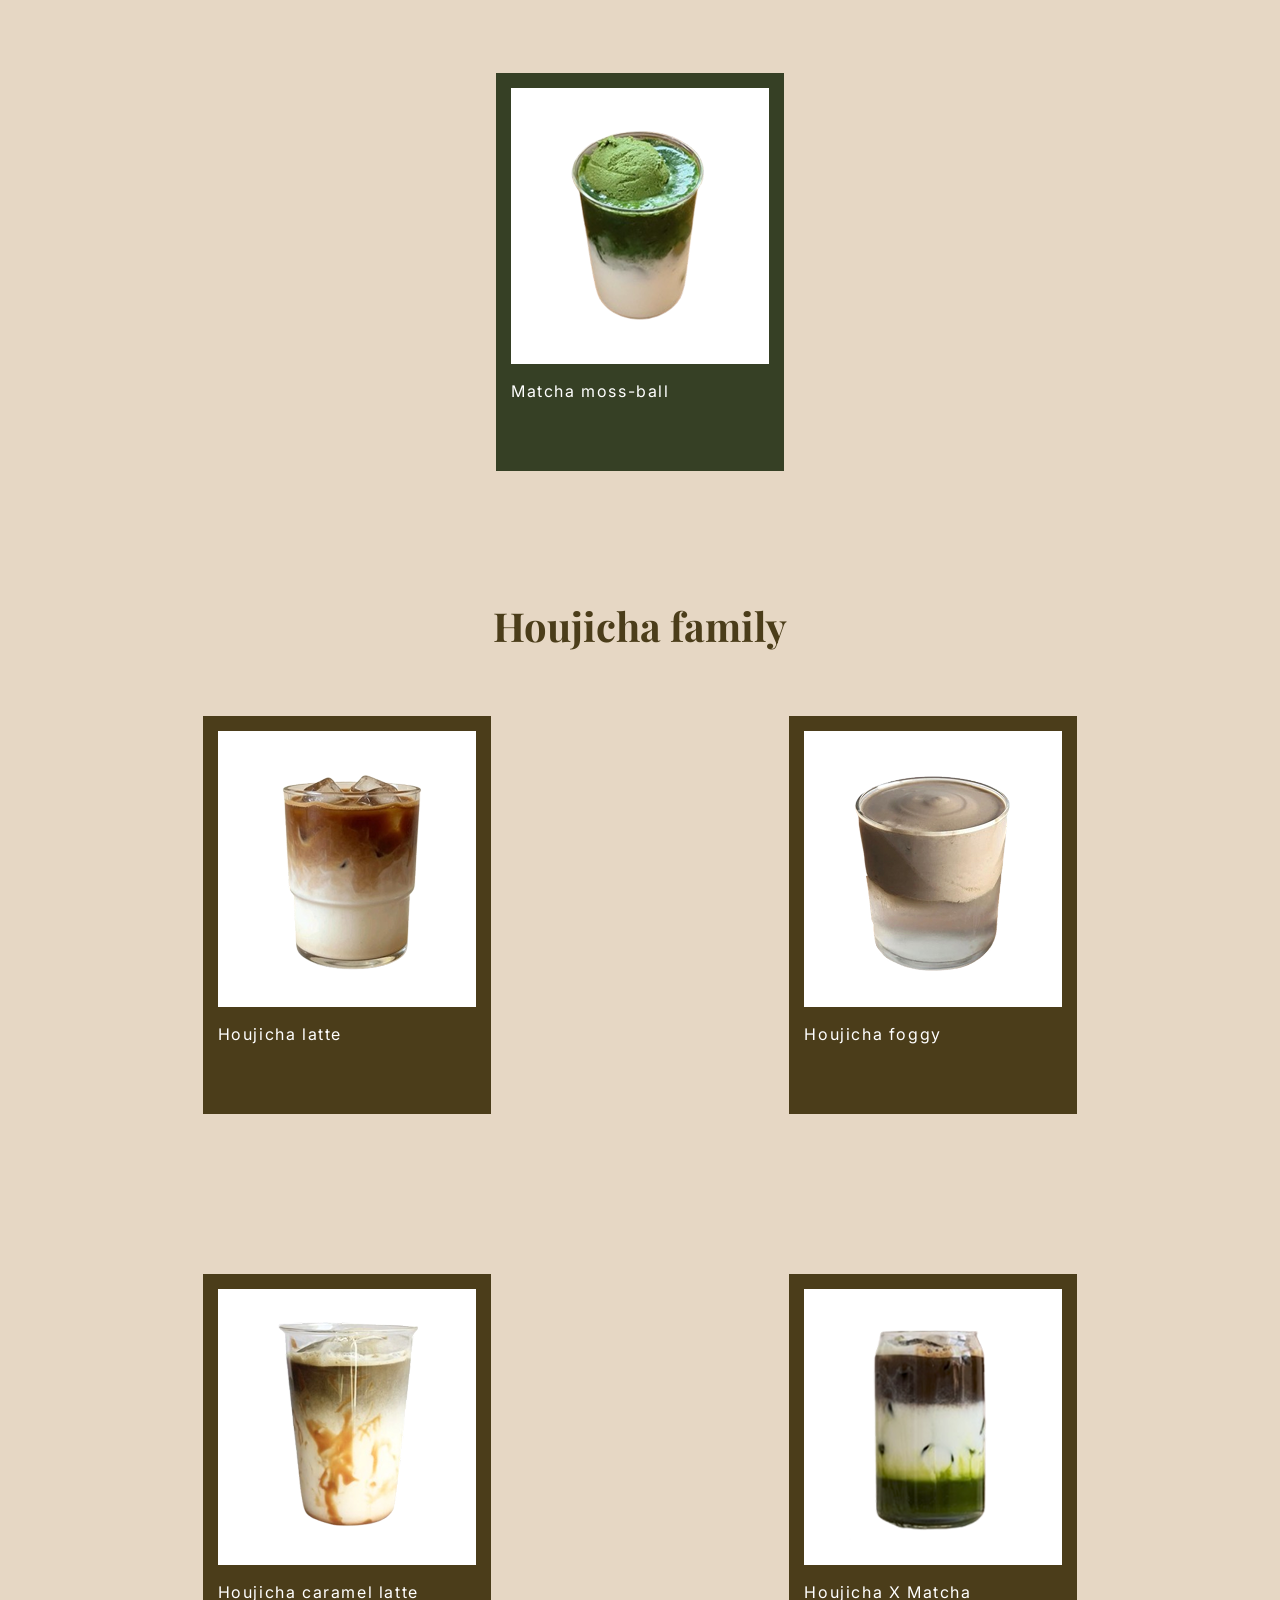
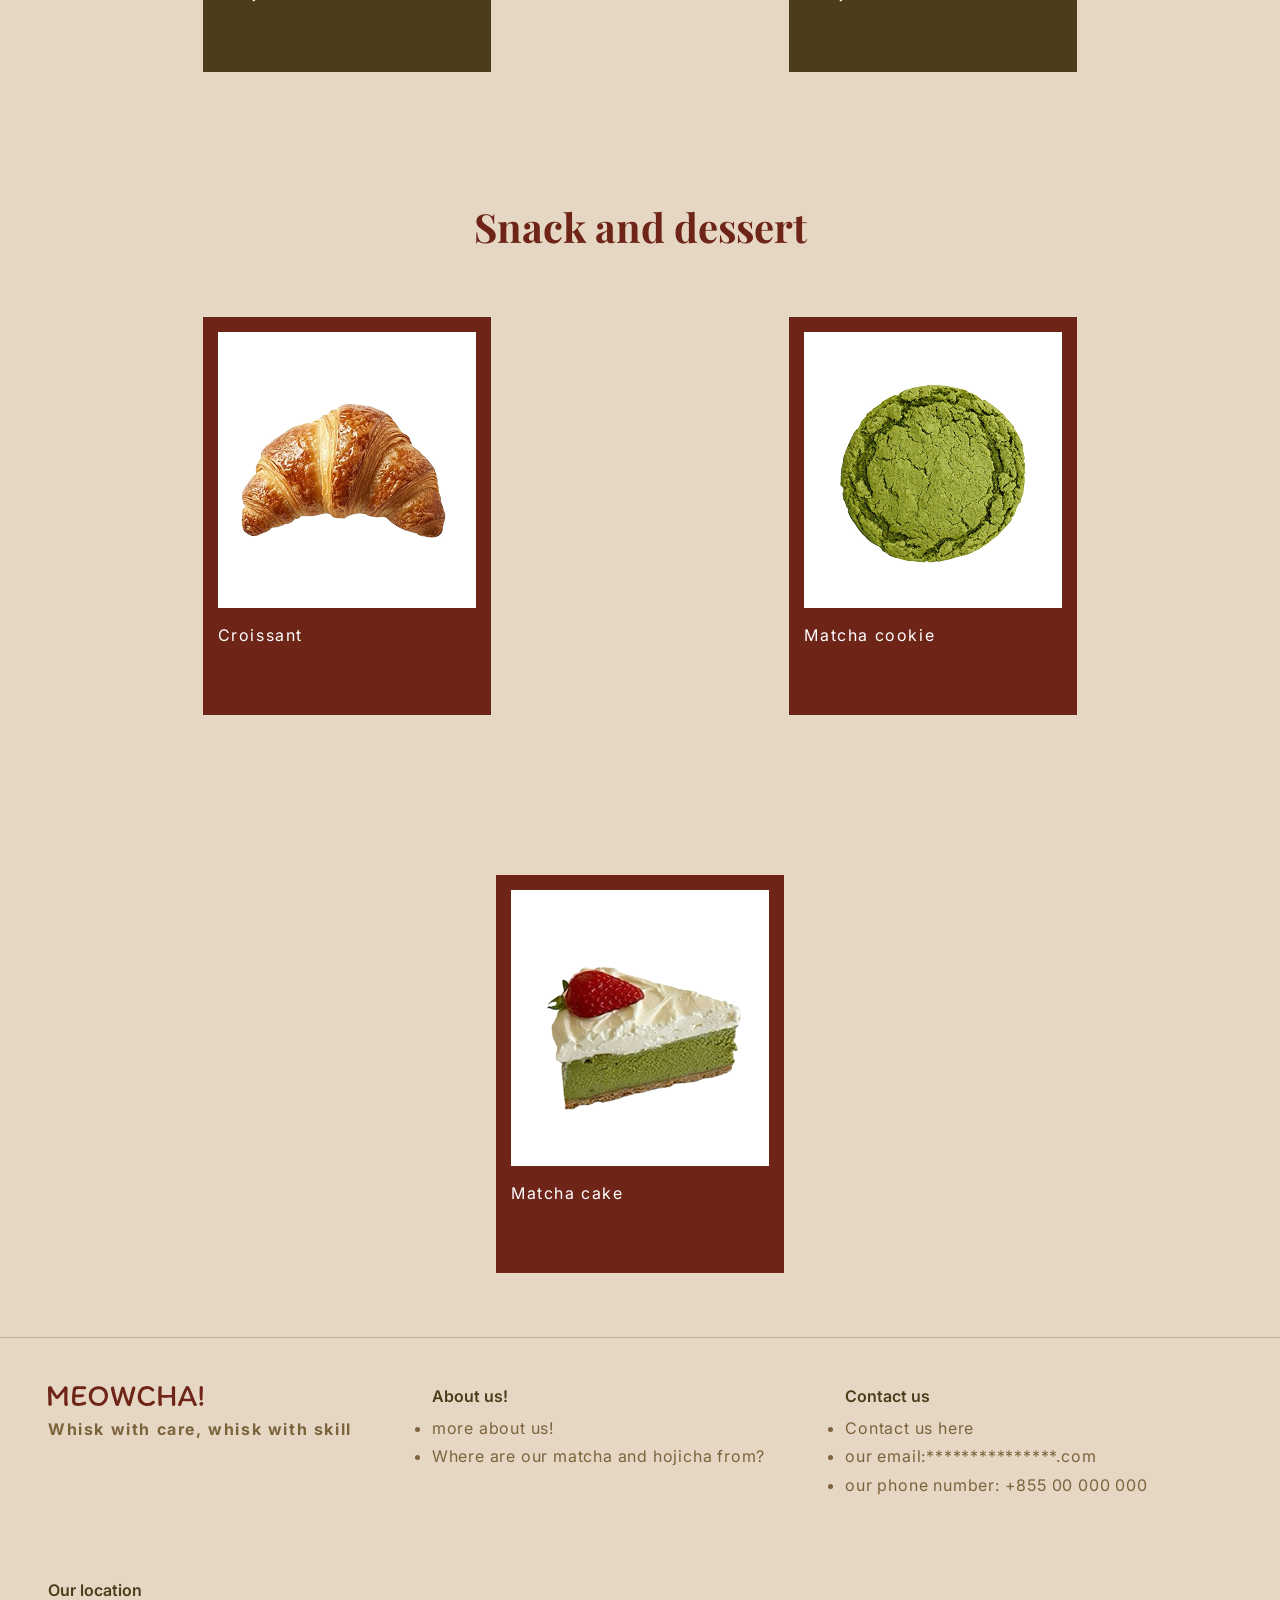
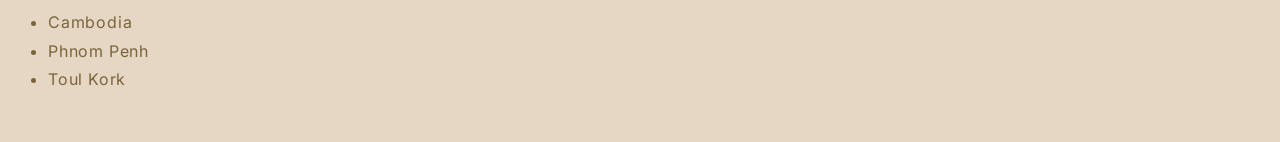
<file: menu.html>
<!DOCTYPE html>
<html lang="en">
<head>
    <meta charset="UTF-8">
    <meta name="viewport" content="width=device-width, initial-scale=1.0">
    <title>MEOWHA! - menu</title>
    <link rel="stylesheet" href="menu.css">
    <link rel="preconnect" href="https://fonts.googleapis.com">
    <link rel="preconnect" href="https://fonts.gstatic.com" crossorigin>
    <link href="https://fonts.googleapis.com/css2?family=Inter:ital,opsz,wght@0,14..32,100..900;1,14..32,100..900&family=Playfair+Display:ital,wght@0,400..900;1,400..900&display=swap" rel="stylesheet">
</head>
<body>
    
    <header>
        <input type="checkbox" id="menu_toggle" class="menu_toggle">
    
        <div class="container_nav">
            <a href="index.html"><img id="logo" src="./src/MEOWCHA!.svg" alt="MEOWCHA! logo"></a>

            <nav class="navbar">
                <ul class="nav_links">
                    <li><a href="index.html">Home</a></li>
                    <li><a href="aboutUs.html">About</a></li>
                    <li><a href="menu.html">Menu</a></li>
                    <li><a href="contactUs.html">Contact us</a></li>
                </ul>
            </nav>

            <label for="menu_toggle" class="hamburger_btn">
                <svg xmlns="http://www.w3.org/2000/svg" height="24px" viewBox="0 -960 960 960" width="24px" fill="#7B643B"><path d="M120-240v-80h720v80H120Zm0-200v-80h720v80H120Zm0-200v-80h720v80H120Z"/></svg>
            </label>
        </div>

        <div class="container_sidebar">
            <label for="menu_toggle" class="close_sidebar">
                <svg xmlns="http://www.w3.org/2000/svg" height="24px" viewBox="0 -960 960 960" width="24px" fill="#7B643B"><path d="m256-200-56-56 224-224-224-224 56-56 224 224 224-224 56 56-224 224 224 224-56 56-224-224-224 224Z"/></svg>
            </label>
            <div class="line"></div>
            <nav class="sidebar">
                <ul class="sidebar_link">
                    <li><a href="index.html">Home</a></li>
                    <li><a href="aboutUs.html">About</a></li>
                    <li><a href="menu.html">Menu</a></li>
                    <li><a href="contactUs.html">Contact us</a></li>
                </ul>
            </nav>
        </div>

        <div class="overlay"></div>
    </header>

    <div class="menu_title">
        <img src="./src/MEOWCHA! MENU.svg" alt="MEOWCHA! MENU">
    </div>

    <div class="meowcha_menu_container">
        <div class="matcha_container">
            <h1>Matcha family</h1>
            <ul class="drinkM_list_container">
                <li><a href="#mLatteB" id="mLatteT">Matcha latte........................................$3.0</a></li>
                <li><a href="#mIchigoB" id="mIchigoT">Matcha ichigo.....................................$3.5</a></li>
                <li><a href="#mFoggyB" id="mFoggyT">Matcha foggy......................................$3.5</a></li>
                <li><a href="#mYuzuB" id="mYuzuT">Matcha yuzu.......................................$4.0</a></li>
                <li><a href="#mPurpleYamB" id="mPurpleYamT">Matcha purple-yam............................$3.5</a></li>
                <li><a href="#mCocoB" id="mCocoT">Matcha coco.......................................$3.5</a></li>
                <li><a href="#mCloudyB" id="mCloudyT">Matcha cloudy....................................$4.5</a></li>
                <li><a href="#mFizzyB" id="mFizzyT">Matcha fizzy.......................................$3.0</a></li>
                <li><a href="#mMossBallB" id="mMossBallT">Matcha moss-ball..............................$4.5</a></li>
            </ul>
        </div>

        <div class="twomenu_container">
            <div class="houjicha_container">
                <h1>Houjicha family</h1>
                <ul class="drinkH_list_container">
                    <li><a href="#hLatteB" id="hLatteT">Houjicha latte.....................................$3.0</a></li>
                    <li><a href="#hFoggyB" id="hFoggyT">Houjicha foggy...................................$3.5</a></li>
                    <li><a href="#hCaramelB" id="hCaramelT">Houjicha caramel latte.......................$3.5</a></li>
                    <li><a href="#hmB" id="hmT">Houjicha x Matcha.............................$4.0
                    </a></li>
                </ul>
            </div>
            <div class="snackDessert_container">
                <h1>Snack and dessert</h1>
                <ul class="food_list_container">
                    <li><a href="#croissantB" id="croissantT">Croissant..............................................$1.0</a></li>
                    <li><a href="#cookieB" id="cookieT">Matcha cookie.....................................$1.5</a></li>
                    <li><a href="#cakeB" id="cakeT">Matcha cake........................................$2.5</a></li>
                </ul>
            </div>
        </div>
    </div>

    <div class="matchaFamily_container">
        <h1>Matcha family</h1>

        <div class="mitem_container">
            <div class="greenS">
                <div class="items1"><a href="#mLatteT"><img src="./src/latte.png" alt="" id="mLatteB"></a></div>
                <p class="cardName">Matcha latte</p>
            </div>
        
            <div class="greenS">
                <div class="items1"><a href="#mIchigoT"><img src="./src/strawberry.png" alt="" id="mIchigoB"></a></div>
                <p class="cardName">Matcha ichigo</p>
            </div>

            <div class="greenS">
                <div class="items1"><a href="#mFoggyT"><img src="./src/download (7) 1.png" alt="" id="mFoggyB"></a></div>
                <p class="cardName">Matcha foggy</p>
            </div>

            <div class="greenS">
                <div class="items1"><a href="#mYuzuT"><img src="./src/yuzu.png" alt="" id="#mYuzuB"></a></div>
                <p class="cardName">Matcha yuzu</p>
            </div>

            <div class="greenS">
                <div class="items1"><a href="#mPurpleYamT"><img src="./src/yam.png" alt="" id="mPurpleYamB"></a></div>
                <p class="cardName">Matcha purple-yam</p>
            </div>

            <div class="greenS">
                <div class="items1"><a href="#mCocoT"><img src="./src/download (6) 1.png" alt="" id="mCocoB"></a></div>
                <p class="cardName">Matcha coco</p>
            </div>

            <div class="greenS">
                <div class="items1"><a href="#mCloudyT"><img src="./src/download (8) 1.png" alt="" id="mCloudyB"></a></div>
                <p class="cardName">Matcha cloudy</p>
            </div>

            <div class="greenS">
                <div class="items1"><a href="#mFizzyT"><img src="./src/fizzy.png" alt="" id="mFizzyB"></a></div>
                <p class="cardName">Matcha fizzy</p>
            </div>

            <div class="greenS">
                <div class="items1"><a href="#mMossBallT"><img src="./src/mossBall.png" alt="" id="mMossBallB"></a></div>
                <p class="cardName">Matcha moss-ball</p>
            </div>

        </div>
    </div>

    <div class="houjichaFamily_container">
        <h1>Houjicha family</h1>

        <div class="hitem_container">
            <div class="brownS">
                <div class="items1"><a href="#hLatteT"><img src="./src/hlatte.png" alt="" id="hLatteB"></a></div>
                <p class="cardName">Houjicha latte</p>
            </div>
        
            <div class="brownS">
                <div class="items1"><a href="#hFoggyT"><img src="./src/hfoggy.png" alt="" id="hFoggyB"></a></div>
                <p class="cardName">Houjicha foggy</p>
            </div>

            <div class="brownS">
                <div class="items1"><a href="#hCaramelT"><img src="./src/caramel.png" alt="" id="hCaramelB"></a></div>
                <p class="cardName">Houjicha caramel latte</p>
            </div>

            <div class="brownS">
                <div class="items1"><a href="#hmT"><img src="./src/hm.png" alt="" id="hmB"></a></div>
                <p class="cardName">Houjicha X Matcha</p>
            </div>

        </div>
    </div>

    <div class="snackAndDessert_container">
        <h1>Snack and dessert</h1>

        <div class="sditem_container">
            <div class="redS">
                <div class="items1"><a href="#croissantT"><img src="./src/croissant.png" alt="" id="croissantB"></a></div>
                <p class="cardName">Croissant</p>
            </div>
        
            <div class="redS">
                <div class="items1"><a href="#cookieT"><img src="./src/cookie.png" alt="" id="cookieB"></a></div>
                <p class="cardName">Matcha cookie</p>
            </div>

            <div class="redS">
                <div class="items1"><a href="#cakeT"><img src="./src/cake.png" alt="" id="cakeB"></a></div>
                <p class="cardName">Matcha cake</p>
            </div>

        </div>
    </div>

    <footer>
        <div class="footer_container">
            <div class="footer_column">
                <a href="index.html#logo"><img src="./src/MEOWCHA!.svg" alt="MEOWCHA! logo"></a>
                <h4>Whisk with care, whisk with skill</h4>
            </div>

            <div class="footer_column1">
                <a class="footer_top" href="aboutUs.html">About us!</a>
                <ul class="footer_list_container">
                    <li><a href="aboutUs.html#moreAboutUs">more about us!</a></li>
                    <li><a href="aboutUs.html#where">Where are our matcha and hojicha from?</a></li>
                </ul>
            </div>

            <div class="footer_column1">
                <a class="footer_top" href="contactUs.html">Contact us</a>
                <ul class="footer_list_container">
                    <li><a href="contactUs.html">Contact us here</a></li>
                    <li><a href="">our email:***************.com</a></li>
                    <li><a href="">our phone number: +855 00 000 000</a></li>
                </ul>
            </div>

            <div class="footer_column1">
                <a class="footer_top" href="https://www.google.com/maps/place/Toul+Kork+District,+Phnom+Penh/@11.5694285,104.8975468,14z/data=!3m1!4b1!4m6!3m5!1s0x310951725d8c4835:0x2047e2df9364f385!8m2!3d11.5726398!4d104.899008!16s%2Fg%2F1v_s3c3d?entry=ttu&g_ep=EgoyMDI2MDYwOS4wIKXMDSoASAFQAw%3D%3D" target="_blank">Our location</a>
                <ul class="footer_list_container">
                    <li><a href="https://www.google.com/maps/place/Cambodia/@12.1454395,104.9824451,7z/data=!3m1!4b1!4m6!3m5!1s0x310787bfd4dc3743:0xe4b7bfe089f41253!8m2!3d12.565679!4d104.990963!16zL20vMDF4Ymd4?entry=ttu&g_ep=EgoyMDI2MDYwOS4wIKXMDSoASAFQAw%3D%3D" target="_blank">Cambodia</a></li>
                    <li><a href="https://www.google.com/maps/place/Phnom+Penh/@11.5793642,104.8901867,11z/data=!3m1!4b1!4m6!3m5!1s0x3109513dc76a6be3:0x9c010ee85ab525bb!8m2!3d11.5563738!4d104.9282099!16zL20vMGRsd2o?entry=ttu&g_ep=EgoyMDI2MDYwOS4wIKXMDSoASAFQAw%3D%3D" target="_blank">Phnom Penh</a></li>
                    <li><a href="https://www.google.com/maps/place/Toul+Kork+District,+Phnom+Penh/@11.5694277,104.8769471,14z/data=!3m1!4b1!4m6!3m5!1s0x310951725d8c4835:0x2047e2df9364f385!8m2!3d11.5726398!4d104.899008!16s%2Fg%2F1v_s3c3d?entry=ttu&g_ep=EgoyMDI2MDYwOS4wIKXMDSoASAFQAw%3D%3D" target="_blank">Toul Kork</a></li>
                </ul>
            </div>
        </div>
    </footer>
    
</body>
</html>
</file>
<file: style.css>
:root {
    --base:#E6D7C4; 
    --lightBrown:#7B643B;
    --darkBrown:#4B3D1A;
    --sand:#CFBB9A;
    --darkRed:#6E2518;
    --lightGreen:#B7C884;
    --darkGreen:#364025;
}

* {
    margin: 0;
    padding: 0;
    box-sizing: border-box;
}

body {
    min-height: 100vh;
}

header {
    border-bottom: 1px solid #BCAD91;
    background-color: var(--base);
}

.container_sidebar {
    position: fixed;
    display: flex;
    /* display: none; */
    flex-direction: column;
    padding: 1rem 2rem;
    height: 100vh;
    width: 230px;
    top: 0;
    right: 0;
    z-index: 999;
    background-color:rgb(230, 215, 196);
    box-shadow: -10px 0 10px rgba(0, 0, 0, 0.1);
    gap: 1.5rem;
    transform: translateX(100%);
    transition: transform 0.9s ease;
}

.overlay {
    position: fixed;
    top: 0;
    left: 0;
    width: 100vw;
    height: 100vh;
    background-color: rgba(0, 0, 0, 0.6);
    z-index: 6;
    opacity: 0;
    pointer-events: none;
    transition: opacity 0.9s ease;
}

/* .container_sidebar svg {
    margin-left: 10rem;
} */

.sidebar_link li {
    list-style-type: none;
    padding-bottom: 1.5rem;
    font-weight: 600;
}

.sidebar_link a {
    position: relative;
}

.sidebar_link a:after {
    content: "";
    position: absolute;
    background-color: #6E2518;
    height: 3px;
    width: 0px;
    left: 0px;
    bottom: -5px;
    transition: 0.5s;
}

.sidebar_link a:hover {
    color: #634d27;
}

.sidebar_link a:hover:after {
    width: 100%;
}

.close_sidebar svg path {
    fill: var(--lightBrown);
    transition: fill 0.3s ease;
    transition: scale 0.2s ease;
}

.close_sidebar:hover svg path {
    fill: var(--darkRed);
    scale: 1.1;
}

.line {
    border-top: 1px solid #BCAD91;
}

.menu_toggle {
    display: none;
}

input#menu_toggle {
    display: none !important;
}

.hamburger_btn {
    display: none;
    cursor: pointer;
}

.hamburger_btn svg path {
    fill: var(--lightBrown);
    transition: fill 0.3s ease;
    transition: scale 0.2s ease;
}

.hamburger_btn:hover svg path {
    fill: var(--darkRed);
    scale: 1.1;
}

.menu_toggle:checked ~ .container_sidebar {
    transform: translateX(0);
    transition: transform 0.9s ease;
}

.menu_toggle:checked ~ .overlay {
    /* backdrop-filter: blur(5px); */
    opacity: 0.9;
    pointer-events: auto;
}

/* @keyframes slideIn {
    from {
        transform: translateX(100%);
    }
    to{
        transform: translateX(0);
    }
} */

.close_sidebar {
    cursor: pointer;
    /* margin-left: auto; */
    align-self: flex-end;
    display: block;
    width: fit-content;
}

.container_nav {
    display: flex;
    justify-content: space-between;
    align-items: center;
    height: 55px;
    max-width: 1600px;
    padding: 0 1.2rem;
    margin: 0 auto;
}

.nav_links li {
    display: inline-block;
    padding: 15px;
    font-weight: 600;
}

.nav_links a {
    position: relative;
    padding: 0 5px;
}

.nav_links a:after {
    content: "";
    position: absolute;
    background-color: var(--darkRed);
    height: 3px;
    width: 0px;
    left: 0px;
    bottom: -5px;
    transition: 0.3s;
}

.nav_links a:hover {
    color: #634d27;
}

.nav_links a:hover:after {
    width: 100%;
}

#logo {
    transition: 200ms ease;
}

#logo:hover {
    scale: 1.05;
}

li {
    font-family: "Inter", sans-serif;
    color: var(--lightBrown);
}

h1 {
    font-family: "Playfair Display", serif;
}

p, h4 {
    font-family: "Inter", sans-serif;
    letter-spacing: 0.1rem;
}

a {
    text-decoration: none;
    color: var(--lightBrown);
}

button {
    cursor: pointer;
}

.hero_container {
    display: flex;
    align-items: center;
    justify-content: center;
    position: relative;
    max-width: 100vw;
    width: 100%;
    min-height: 100vh;
    margin: 0 auto;
    padding: 0 2rem;
    background-color: var(--base);
    background-image: url(./src/stringB1.png);
    background-repeat: no-repeat;
    background-position: center;
    background-attachment: fixed;
    background-size: cover;
}

.hero_mask {
    position: absolute;
    bottom: 0px;
    z-index: 3;
    width: 100%;
    height: 580px;
    background-image: linear-gradient(to top,rgba(110, 37, 24, 0.90) 0%, rgba(161, 54, 35, 0.45) 35%, rgba(230, 215, 196, 0.1) 68%);
    opacity: 100%;
}

/* .hero_container .contain {
    flex: 1;
} */

.hero_matcha {
    width: clamp(19rem, 25rem, 30rem);
    /* transform: translateY(20%); */
    animation-name: slideInFade;
    animation-duration: 1s;
    animation-timing-function: ease-in;
}

@keyframes slideInFade {
    0% {
        transform: translateY(50%);
        opacity: 0;
    }
    100% {
        transform: translateY(0%);
        opacity: 1;
    }
}

.hero_matcha img {
    width: 100%;
}

.text_container {
    width: 30%;
    max-width: 27.5rem;
    min-width: 10rem;
    padding-bottom: 6rem;
    animation-name: slideInFadeText;
    animation-duration: 0.8s;
    animation-fill-mode: both;
    animation-delay: 1.2s;
    animation-timing-function: ease-in;
}

@keyframes slideInFadeText {
    0% {
        transform: translateY(70%);
        opacity: 0;
    }
    100% {
        transform: translateY(0%);
        opacity: 1;
    }
}

.text_container h1 p {
    width: 100%;
}

.textPadding {
    height: 3vh;
}

#text1 {
    text-align: right;
}

.text_container h1 {
    color: var(--darkBrown);
    line-height: 1.1;
    /* font-size: 3rem; */
    font-size: clamp(2rem, 3.13vw, 6rem);
}

.text_container p {
    color: var(--lightBrown);
    line-height: 1.8;
    font-size: clamp(0.9rem, 1.25vw, 1.9rem);
}

.greenBanner {
    display: flex;
    justify-content: center;
    align-items: center;
    max-width: 100vw;
    height: 4.75rem;
    background-image: url(./src/greenBanner.png);
    background-repeat: no-repeat;
    background-size: cover;
    background-position: center;
}

.greenBanner h1 {
    color: rgba(255, 255, 255, 0.934);
    font-size: clamp(1.3rem, 1.8vw, 3.5rem);
    font-weight: 300px;
}

.new_arrival_container {
    display: flex;
    /* align-items: center; */
    max-width: 100vw;
    /* min-height: calc(100vh - 76px); */
    margin: 0 auto;
    padding: 0 2rem;
    padding-bottom: 5rem;
    gap: clamp(4rem, 10.41vw, 20rem);
    background-color: var(--sand);
}

.hojicha {
    width: 40%;
    /* max-width: 50vw; */
    width: clamp(18rem, 50vw, 40rem);
}

.hojicha img {
    width: 100%;
}

.text_container1 {
    width: 40%;
    padding-top: 14.58vw;
    min-width: 15rem;
}
.textPadding1 {
    height: 5vh;
}

.text_container1 h1 p{
    width: 100%;
}

.text_container1 h1 {
    color: var(--darkBrown);
    line-height: 1.1;
    font-size: clamp(2.8rem, 4.16vw, 5.5rem);
    font-weight: 300px;
    letter-spacing: 0.1rem;
}

.text_container1 p {
    color: var(--lightBrown);
    line-height: 1.8;
    font-size: clamp(0.9rem, 1.6vw, 2rem);
}

.menu_container {
    display: flex;
    flex-direction: column;
    align-items: center;
    max-width: 100vw;
    margin: 0 auto;
    padding: 4.5rem 2rem;
    gap: 2rem;
    background-color: var(--darkGreen);
}

.text_container2 {
    /* width: 50%; */
    text-align: center;
}

.text_container2 h1 p {
    width: 100%;
}

.text_container2 h1 {
    font-size: clamp(2.5rem, 4.16vw, 6rem);
    color: var(--lightGreen);
}

.text_container2 p {
    color: white;
    max-width: 620px;
    line-height: 1.8;
    padding-top: 1.5rem;
    font-size: clamp(0.8rem, 1.04vw, 1.5rem);
}

.item_container {
    display: flex;
    gap: 10rem;
    padding-bottom: 3rem;
}

#item_container_padding {
    padding-bottom: 5.5rem;
}

.item {
    display: flex;
    justify-content: center;
    align-items: center;
    width: 18.75rem;
    min-width: 18.75rem;
    height: 18.75rem;
    background-color: white;
    border-radius: 1rem;
    transition: 200ms ease;
}

.item img {
    height: 100%;
}

.item:hover {
    scale: 1.05;
}

.text_container3 {
    text-align: center;
}

.text_container3 p button {
    width: 100%;
}

.text_container3 p {
    color: white;
    margin-bottom: clamp(1.3rem, 1.87vw, 2.2rem);
    font-size: clamp(0.8rem, 1.04vw, 1.5rem);
}

.text_container3 button {
    background-color: var(--lightGreen);
    color: var(--darkGreen);
    border: none;
    border-radius: 1rem;
    padding: 1rem 3.2rem;
    font-size: clamp(1rem, 1.56vw, 2rem);
    transition: 200ms ease;
}

.text_container3 button:hover {
    scale: 1.07;
}

.contact_container {
    display: flex;
    justify-content: flex-end;
    align-items: center;
    max-width: 1600px;
    height: 70vh;
    margin: 0 auto;
    padding: 4.5rem 5rem;
    background-image: url(./src/matchaBanner.png);
    background-repeat: no-repeat;
    background-size: cover;
    background-position: center;
}

.text_container4 {
    width: 60%;
    text-align: right;
    min-width: 15rem;
}

.text_container4 h1 {
    color: var(--lightGreen);
    font-size: clamp(3rem, 4.16vw, 5rem);
    padding-bottom: 2.5rem;
}

.text_container4 p {
    color: white;
    padding-bottom: 2.5rem;
    font-size: clamp(1rem, 1.56vw, 2rem);
    line-height: 1.8;
}

.text_container4 button {
    background-color: var(--lightGreen);
    color: var(--darkGreen);
    border: none;
    border-radius: 1rem;
    padding: 1rem 3.2rem;
    font-size: clamp(1rem, 1.56vw, 2rem);
    transition: 200ms ease;
}

.text_container4 button:hover {
    scale: 1.07;
}

footer {
    background-color: var(--base);
}

.footer_container {
    display: flex;
    flex-wrap: wrap;
    margin: 0 auto;
    padding: 3rem 3rem;
    gap: 5rem;
}

.footer_top {
    display: inline-block;
    transition: 200ms ease;
}

.footer_top:hover {
    scale: 1.08;
}

.footer_list_container {
    list-style-type: none;
    margin-top: 0.5rem;
}

.footer_list_container li {
    line-height: 1.8;
    letter-spacing: 0.05rem;
}

.footer_column a {
    display: inline-block;
    transition: 200ms ease;
}

.footer_column a:hover {
    scale: 1.05;
}

.footer_list_container li {
    transition: 200ms ease;
}

.footer_list_container li:hover {
    scale: 1.05;
}

.footer_column {
    color: var(--lightBrown);
    font-weight: 700;
}

.footer_column h4 {
    padding-top: 0.5rem;
}

.footer_top {
    color: var(--darkBrown);
    font-family: "Inter", sans-serif;
    font-weight: 600;
}

@media (max-width: 768px) {
    .hamburger_btn {
        display: block;
    }

    .navbar {
        display: none;
    }
}

@media (max-width: 1223px) {
    .item_container {
        width: 50rem;
        overflow-x: scroll;
    }
}

@media (max-width: 810px) {
    .item_container {
        width: 18.75rem;
        overflow-x: scroll;
    }
}

@media (max-width: 730px) {
    .hero_container {
        display: flex;
        flex-direction: column;
        /* background-position-x: -28rem; */
        background-attachment: scroll;
    }

    .hero_matcha {
        width: 16rem;
        /* order: 1; */
    }

    .text_container {
        min-width: 21rem;
        /* order: 2; */
    }

    #text1 {
        padding-top: 8rem;
    }

    .new_arrival_container {
        display: flex;
        flex-direction: column;
        align-items: center;
    }

    .text_container1 {
        padding-top: 0px;
        text-align: center;
        min-width: 25rem;
    }
}

@media (max-width: 360px) {
    .hero_container {
        padding: 0rem 1rem;
    }

    .text_container {
        min-width: 18rem;
    }

    .text_container1 {
        min-width: 18rem;
    }

    .contact_container {
        display: flex;
        justify-content: center;
    }

    .text_container4 {
        text-align: center;
    }
}

html {
    scroll-behavior: smooth;
}
</file>
<file: aboutUs.css>
:root {
    --base:#E6D7C4; 
    --lightBrown:#7B643B;
    --darkBrown:#4B3D1A;
    --sand:#CFBB9A;
    --darkRed:#6E2518;
    --lightGreen:#B7C884;
    --darkGreen:#364025;
}

* {
    margin: 0;
    padding: 0;
    box-sizing: border-box;
}

body {
    min-height: 100vh;
}

header {
    border-bottom: 1px solid #BCAD91;
    background-color: var(--base);
}

.container_sidebar {
    position: fixed;
    display: flex;
    /* display: none; */
    flex-direction: column;
    padding: 1rem 2rem;
    height: 100vh;
    width: 230px;
    top: 0;
    right: 0;
    z-index: 999;
    background-color:rgb(230, 215, 196);
    box-shadow: -10px 0 10px rgba(0, 0, 0, 0.1);
    gap: 1.5rem;
    transform: translateX(100%);
    transition: transform 0.9s ease;
}

.overlay {
    position: fixed;
    top: 0;
    left: 0;
    width: 100vw;
    height: 100vh;
    background-color: rgba(0, 0, 0, 0.6);
    z-index: 6;
    opacity: 0;
    pointer-events: none;
    transition: opacity 0.9s ease;
}

.sidebar_link li {
    list-style-type: none;
    padding-bottom: 1.5rem;
    font-weight: 600;
}

.sidebar_link a {
    position: relative;
}

.sidebar_link a:after {
    content: "";
    position: absolute;
    background-color: #6E2518;
    height: 3px;
    width: 0px;
    left: 0px;
    bottom: -5px;
    transition: 0.5s;
}

.sidebar_link a:hover {
    color: #634d27;
}

.sidebar_link a:hover:after {
    width: 100%;
}

.close_sidebar svg path {
    fill: var(--lightBrown);
    transition: fill 0.3s ease;
    transition: scale 0.2s ease;
}

.close_sidebar:hover svg path {
    fill: var(--darkRed);
    scale: 1.1;
}

.line {
    border-top: 1px solid #BCAD91;
}

.menu_toggle {
    display: none;
}

input#menu_toggle {
    display: none !important;
}

.hamburger_btn {
    display: none;
    cursor: pointer;
}

.hamburger_btn svg path {
    fill: var(--lightBrown);
    transition: fill 0.3s ease;
    transition: scale 0.2s ease;
}

.hamburger_btn:hover svg path {
    fill: var(--darkRed);
    scale: 1.1;
}

.menu_toggle:checked ~ .container_sidebar {
    transform: translateX(0);
    transition: transform 0.9s ease;
}

.menu_toggle:checked ~ .overlay {
    /* backdrop-filter: blur(5px); */
    opacity: 0.9;
    pointer-events: auto;
}

.close_sidebar {
    cursor: pointer;
    /* margin-left: auto; */
    align-self: flex-end;
    display: block;
    width: fit-content;
}

.container_nav {
    display: flex;
    justify-content: space-between;
    align-items: center;
    height: 55px;
    max-width: 1600px;
    padding: 0 1.2rem;
    margin: 0 auto;
}

.nav_links li {
    display: inline-block;
    padding: 15px;
    font-weight: 600;
}

.nav_links a {
    position: relative;
    padding: 0 5px;
}

.nav_links a:after {
    content: "";
    position: absolute;
    background-color: var(--darkRed);
    height: 3px;
    width: 0px;
    left: 0px;
    bottom: -5px;
    transition: 0.3s;
}

.nav_links a:hover {
    color: #634d27;
}

.nav_links a:hover:after {
    width: 100%;
}

#logo {
    transition: 200ms ease;
}

#logo:hover {
    scale: 1.05;
}

li {
    font-family: "Inter", sans-serif;
    color: var(--lightBrown);
}

h1 {
    font-family: "Playfair Display", serif;
}

p, h4 {
    font-family: "Inter", sans-serif;
    letter-spacing: 0.1rem;
}

a {
    text-decoration: none;
    color: var(--lightBrown);
}

.aboutUs_container {
    display: flex;
    padding: 8rem 0rem;
    max-width: 100vw;
    gap: clamp(1rem, 5.2vw, 7rem);
    background-color: var(--base);
}

.redBar1 {
    width: clamp(6rem, 13.54vw, 18rem);
    min-height: clamp(40rem, 41.6vh, 43rem);
    background-color: var(--darkRed);
}

.aboutUs_text_container {
    display: flex;
    flex-direction: column;
    align-items: center;
    text-align: center;
    width: 40%;
    min-width: clamp(15rem, 60.41vw, 65rem);
}

.aboutUs_text_container h1 {
    color: var(--darkBrown);
    font-size: clamp(2rem, 4vw, 5rem);
    /* letter-spacing: 0.2rem; */
    padding-top: 1.5rem;
    padding-bottom: 2rem;
}

.aboutUs_text_container p {
    color: var(--lightBrown);
    line-height: 1.8;
    font-size: clamp(0.8rem, 1.6vw, 2rem);
    padding-bottom: 2rem;
}

.inner_text_container {
    text-align: center;
    max-width: 44rem;
}

.where_container {
    display: flex;
    justify-content: space-between;
    padding-left: clamp(1rem, 5.2vw, 5rem);
    max-width: 100vw;
    background-color: var(--base);
}

.redbar2 {
    width: clamp(6rem, 13.54vw, 18rem);
    height: 60vh;
    background-color: var(--darkRed);
}

.where_text_container {
    width: 70%;
    min-width: clamp(20rem, 60.41vw, 65rem);
    padding-top: clamp(3rem, 5.2vw, 5.5rem);
}

.where_text_container h1 {
    color: var(--darkBrown);
    font-size: clamp(2rem, 4vw, 5rem);
    /* letter-spacing: 0.2rem; */
}

.where_text_container p {
    color: var(--lightBrown);
    line-height: 1.8;
    font-size: clamp(0.8rem, 1.6vw, 2rem);
}

.textPadding2 {
    height: 4vh;
}

.img_container {
    padding-bottom: clamp(4rem, 8.3vw, 8rem);
    padding-left: clamp(2rem, 5.2vw, 5rem);
    background-color: var(--base);
}

.img_container img {
    width: 70%;
    height: auto;
}

footer {
    background-color: var(--base);
}

.footer_container {
    display: flex;
    flex-wrap: wrap;
    margin: 0 auto;
    padding: 3rem 3rem;
    gap: 5rem;
    border-top: 1px solid #BCAD91;
}

.footer_top {
    display: inline-block;
    transition: 200ms ease;
}

.footer_top:hover {
    scale: 1.08;
}

.footer_list_container {
    margin-top: 0.5rem;
}

.footer_list_container li {
    line-height: 1.8;
    letter-spacing: 0.05rem;
}

.footer_column a {
    display: inline-block;
    transition: 200ms ease;
}

.footer_column a:hover {
    scale: 1.05;
}

.footer_list_container li {
    transition: 200ms ease;
}

.footer_list_container li:hover {
    scale: 1.05;
}

.footer_column {
    color: var(--lightBrown);
    font-weight: 700;
}

.footer_column h4 {
    padding-top: 0.5rem;
}

.footer_top {
    color: var(--darkBrown);
    font-family: "Inter", sans-serif;
    font-weight: 600;
}

@media (max-width: 1400px) {
    .redBar1 {
        min-height: 35rem;
    }

    .aboutUs_container {
        gap: 5.5rem;
    }
}

@media (max-width: 1100px) {
    .redBar1 {
        min-height: 30rem;
    }
}

@media (max-width: 768px) {
    .hamburger_btn {
        display: block;
    }

    .navbar {
        display: none;
    }
}

@media (max-width: 530px) {
    .redBar1 {
        min-height: 20rem;
    }

    .aboutUs_container {
        gap: 3rem;
    }
}

@media (max-width: 490) {
    .aboutUs_text_container {
        max-width: clamp(10rem, 15vw, 15rem);
        padding-right: 1rem;
    }

    .redBar1 {
        max-width: clamp(3rem, 1vw, 1rem);
    }
}

@media (max-width: 460px) {
    .redBar1 {
        max-width: clamp(3rem, 3vw, 3rem);
    }

    .where_text_container {
        min-width: clamp(15rem, 20.38vw, 20rem);
    }

    .redbar2 {
        max-width: clamp(3rem, 6.25vw, 6rem);
        min-height: 70vh;
    }
}

@media (max-width: 360px) {
    .aboutUs_container {
        padding: 4rem 0rem;
    }
    
    /* .redBar1 {
        max-width: 3rem;
    } */

    /* .aboutUs_text_container {
        min-width: 15rem;
    } */
}

html {
    scroll-behavior: smooth;
}
</file>
<file: contactUs.css>
:root {
    --base:#E6D7C4; 
    --lightBrown:#7B643B;
    --darkBrown:#4B3D1A;
    --sand:#CFBB9A;
    --darkRed:#6E2518;
    --lightGreen:#B7C884;
    --darkGreen:#364025;
}

* {
    margin: 0;
    padding: 0;
    box-sizing: border-box;
}

body {
    min-height: 100vh;
}

header {
    border-bottom: 1px solid #BCAD91;
    background-color: var(--base);
}

.container_sidebar {
    position: fixed;
    display: flex;
    /* display: none; */
    flex-direction: column;
    padding: 1rem 2rem;
    height: 100vh;
    width: 230px;
    top: 0;
    right: 0;
    z-index: 999;
    background-color:rgb(230, 215, 196);
    box-shadow: -10px 0 10px rgba(0, 0, 0, 0.1);
    gap: 1.5rem;
    transform: translateX(100%);
    transition: transform 0.9s ease;
}

.overlay {
    position: fixed;
    top: 0;
    left: 0;
    width: 100vw;
    height: 100vh;
    background-color: rgba(0, 0, 0, 0.6);
    z-index: 6;
    opacity: 0;
    pointer-events: none;
    transition: opacity 0.9s ease;
}

.sidebar_link li {
    list-style-type: none;
    padding-bottom: 1.5rem;
    font-weight: 600;
}

.sidebar_link a {
    position: relative;
}

.sidebar_link a:after {
    content: "";
    position: absolute;
    background-color: #6E2518;
    height: 3px;
    width: 0px;
    left: 0px;
    bottom: -5px;
    transition: 0.5s;
}

.sidebar_link a:hover {
    color: #634d27;
}

.sidebar_link a:hover:after {
    width: 100%;
}

.close_sidebar svg path {
    fill: var(--lightBrown);
    transition: fill 0.3s ease;
    transition: scale 0.2s ease;
}

.close_sidebar:hover svg path {
    fill: var(--darkRed);
    scale: 1.1;
}

.line {
    border-top: 1px solid #BCAD91;
}

.menu_toggle {
    display: none;
}

input#menu_toggle {
    display: none !important;
}

.hamburger_btn {
    display: none;
    cursor: pointer;
}

.hamburger_btn svg path {
    fill: var(--lightBrown);
    transition: fill 0.3s ease;
    transition: scale 0.2s ease;
}

.hamburger_btn:hover svg path {
    fill: var(--darkRed);
    scale: 1.1;
}

.menu_toggle:checked ~ .container_sidebar {
    transform: translateX(0);
    transition: transform 0.9s ease;
}

.menu_toggle:checked ~ .overlay {
    /* backdrop-filter: blur(5px); */
    opacity: 0.9;
    pointer-events: auto;
}

.close_sidebar {
    cursor: pointer;
    /* margin-left: auto; */
    align-self: flex-end;
    display: block;
    width: fit-content;
}

.container_nav {
    display: flex;
    justify-content: space-between;
    align-items: center;
    height: 55px;
    max-width: 1600px;
    padding: 0 1.2rem;
    margin: 0 auto;
}

.nav_links li {
    display: inline-block;
    padding: 15px;
    font-weight: 600;
}

.nav_links a {
    position: relative;
    padding: 0 5px;
}

.nav_links a:after {
    content: "";
    position: absolute;
    background-color: var(--darkRed);
    height: 3px;
    width: 0px;
    left: 0px;
    bottom: -5px;
    transition: 0.3s;
}

.nav_links a:hover {
    color: #634d27;
}

.nav_links a:hover:after {
    width: 100%;
}

#logo {
    transition: 200ms ease;
}

#logo:hover {
    scale: 1.05;
}

li {
    font-family: "Inter", sans-serif;
    color: var(--lightBrown);
}

h1 {
    font-family: "Playfair Display", serif;
}

p, h4 {
    font-family: "Inter", sans-serif;
    letter-spacing: 0.1rem;
}

a {
    text-decoration: none;
    color: var(--lightBrown);
}

.contactUs_container {
    display: flex;    
    gap: clamp(2rem, 5.2vw, 5rem);
    max-width: 100vw;
    min-height: 100vh;
    padding: 5rem 0rem 4rem 0rem;
    position: relative;
    background-color: var(--base);
}

.contactUs_text_container {
    z-index: 5;
    width: 50%;
    padding: 10rem 2rem 2rem 6rem;
}

.contactUs_text_container h1 {
    width: 100%;
    color: var(--darkBrown);
    font-size: 3.5rem;
    padding-bottom: 1rem;
}

.contactUs_text_container p {
    width: 100%;
    font-size: 1.3rem;
    line-height: 1.8;
    color: var(--lightBrown);
}

.form_container {
    z-index: 5;
    width: 35%;
    height: 40rem;
    padding: 2rem 2rem;
    background-color: var(--base);
    border: 1px solid var(--darkRed);
    border-radius: 1rem;
}

.label_container h1{
    text-decoration: underline;
    text-decoration-thickness: 2px;
    text-align: center;
    font-family: "Playfair Display", serif;
    font-size: 2.5rem;
    color: var(--darkBrown);
}

.label_container button {
    display: block;
    margin: 0 auto;
    padding: 0.5rem 1.8rem;
    border: none;
    border-radius: 0.5rem;
    background-color: var(--darkRed);
    color: white;
}

label {
    display: block;
    color: var(--darkBrown);
    font-family: sans-serif;
    font-weight: 500;
    padding-bottom: 0.5rem;
}

input[type="text"], input[type="email"], input[type="phoneNumber"], textarea {
    width: 100%;
    padding: 10px;
    margin-bottom: 30px;
    border: 1px solid var(--darkRed);
    border-radius: 0.7rem;
    background-color: var(--base);
    color: #65512f;
    font-family: sans-serif;
    font-size: 0.9rem;
    letter-spacing: 0.03rem;
    line-height: 1.3rem;
}

textarea {
    resize: none;
}

input:focus, textarea:focus {
    border-color: var(--darkRed);
    background-color: #a16459;
    color: white;
    outline: none;
}

.thick_line {
    position: absolute;
    z-index: 1;
    bottom: 250px;
    width: 100vw;
    height: 140px;
    background-color: var(--darkRed);
}

.thin_line {
    position: absolute;
    z-index: 1;
    bottom: 220px;
    width: 100vw;
    height: 8px;
    background-color: var(--darkRed);
}

footer {
    background-color: var(--base);
}

.footer_container {
    display: flex;
    flex-wrap: wrap;
    margin: 0 auto;
    padding: 3rem 3rem;
    gap: 5rem;
    border-top: 1px solid #BCAD91;
}

.footer_top {
    display: inline-block;
    transition: 200ms ease;
}

.footer_top:hover {
    scale: 1.08;
}

.footer_list_container {
    margin-top: 0.5rem;
}

.footer_list_container li {
    line-height: 1.8;
    letter-spacing: 0.05rem;
}

.footer_column a {
    display: inline-block;
    transition: 200ms ease;
}

.footer_column a:hover {
    scale: 1.05;
}

.footer_list_container li {
    transition: 200ms ease;
}

.footer_list_container li:hover {
    scale: 1.05;
}

.footer_column {
    color: var(--lightBrown);
    font-weight: 700;
}

.footer_column h4 {
    padding-top: 0.5rem;
}

.footer_top {
    color: var(--darkBrown);
    font-family: "Inter", sans-serif;
    font-weight: 600;
}

html {
    scroll-behavior: smooth;
}

@media (max-width: 1200px) {
    .contactUs_container {
        flex-direction: column;
        align-items: center;
        padding: 4rem 0rem;
    }

    .contactUs_text_container {
        text-align: center;
        padding: 2rem 0rem;
    }

    .form_container {
        min-width: 50%;
    }
}

@media (max-width: 800px) {
    .contactUs_text_container {
        width: 80%;
    }

    .contactUs_text_container h1{
        font-size: clamp(2.5rem, 6.64vw, 6.5rem);
    }

    .contactUs_text_container p {
        font-size: clamp(0.8rem, 2.35vw, 2.3rem);
    }

    .form_container {
        min-width: 65%;
    }

    .label_container h1{
        font-size: clamp(2rem, 4.6vw, 4.5rem);
    }

    input[type="text"], input[type="email"], input[type="phoneNumber"], textarea {
        padding: clamp(0.3rem, 1.8vw, 0.62rem);
        font-size: clamp(0.7rem, 1.7vw, 0.9rem);
    }
}

@media (max-width: 560px) {
    .contactUs_text_container {
        width: 70%;
        padding: 2rem 0rem 2rem 0rem;
    }

    .form_container {
        height: 37rem;
        min-width: 75%;
    }

    .label_container h1 {
        font-size: clamp(1.5rem, 2vw, 6.5rem);
    }


    input[type="text"], input[type="email"], input[type="phoneNumber"], textarea {
        padding: clamp(0.3rem, 1.2vw, 0.62rem);
        font-size: clamp(0.7rem, 1.7vw, 0.9rem);
        margin-bottom: 1.8rem;
    }

    label {
        font-size: 0.9rem;
        padding-bottom: 0.3rem;
    }
}

@media (max-width: 400px) {
    .form_container {
        min-width: 85%;
        height: 35rem;
    }
}

@media (max-width: 768px) {
    .hamburger_btn {
        display: block;
    }

    .navbar {
        display: none;
    }
}
</file>
<file: menu.css>
:root {
    --base:#E6D7C4; 
    --lightBrown:#7B643B;
    --darkBrown:#4B3D1A;
    --sand:#CFBB9A;
    --darkRed:#6E2518;
    --lightGreen:#B7C884;
    --darkGreen:#364025;
}

* {
    margin: 0;
    padding: 0;
    box-sizing: border-box;
}

body {
    min-height: 100vh;
}

header {
    border-bottom: 1px solid #BCAD91;
    background-color: var(--base);
}

.container_sidebar {
    position: fixed;
    display: flex;
    /* display: none; */
    flex-direction: column;
    padding: 1rem 2rem;
    height: 100vh;
    width: 230px;
    top: 0;
    right: 0;
    z-index: 999;
    background-color:rgb(230, 215, 196);
    box-shadow: -10px 0 10px rgba(0, 0, 0, 0.1);
    gap: 1.5rem;
    transform: translateX(100%);
    transition: transform 0.9s ease;
}

.overlay {
    position: fixed;
    top: 0;
    left: 0;
    width: 100vw;
    height: 100vh;
    background-color: rgba(0, 0, 0, 0.6);
    z-index: 6;
    opacity: 0;
    pointer-events: none;
    transition: opacity 0.9s ease;
}

.sidebar_link li {
    list-style-type: none;
    padding-bottom: 1.5rem;
    font-weight: 600;
}

.sidebar_link a {
    position: relative;
}

.sidebar_link a:after {
    content: "";
    position: absolute;
    background-color: #6E2518;
    height: 3px;
    width: 0px;
    left: 0px;
    bottom: -5px;
    transition: 0.5s;
}

.sidebar_link a:hover {
    color: #634d27;
}

.sidebar_link a:hover:after {
    width: 100%;
}

.close_sidebar svg path {
    fill: var(--lightBrown);
    transition: fill 0.3s ease;
    transition: scale 0.2s ease;
}

.close_sidebar:hover svg path {
    fill: var(--darkRed);
    scale: 1.1;
}

.line {
    border-top: 1px solid #BCAD91;
}

.menu_toggle {
    display: none;
}

input#menu_toggle {
    display: none !important;
}

.hamburger_btn {
    display: none;
    cursor: pointer;
}

.hamburger_btn svg path {
    fill: var(--lightBrown);
    transition: fill 0.3s ease;
    transition: scale 0.2s ease;
}

.hamburger_btn:hover svg path {
    fill: var(--darkRed);
    scale: 1.1;
}

.menu_toggle:checked ~ .container_sidebar {
    transform: translateX(0);
    transition: transform 0.9s ease;
}

.menu_toggle:checked ~ .overlay {
    /* backdrop-filter: blur(5px); */
    opacity: 0.9;
    pointer-events: auto;
}

.close_sidebar {
    cursor: pointer;
    /* margin-left: auto; */
    align-self: flex-end;
    display: block;
    width: fit-content;
}

.container_nav {
    display: flex;
    justify-content: space-between;
    align-items: center;
    height: 55px;
    max-width: 1600px;
    padding: 0 1.2rem;
    margin: 0 auto;
}

.nav_links li {
    display: inline-block;
    padding: 15px;
    font-weight: 600;
}

.nav_links a {
    position: relative;
    padding: 0 5px;
}

.nav_links a:after {
    content: "";
    position: absolute;
    background-color: var(--darkRed);
    height: 3px;
    width: 0px;
    left: 0px;
    bottom: -5px;
    transition: 0.3s;
}

.nav_links a:hover {
    color: #634d27;
}

.nav_links a:hover:after {
    width: 100%;
}

#logo {
    transition: 200ms ease;
}

#logo:hover {
    scale: 1.05;
}

li {
    font-family: "Inter", sans-serif;
    color: var(--lightBrown);
}

h1 {
    font-family: "Playfair Display", serif;
}

p, h4 {
    font-family: "Inter", sans-serif;
    letter-spacing: 0.1rem;
}

a {
    text-decoration: none;
    color: var(--lightBrown);
}

.menu_title {
    padding: 4rem clamp(2rem, 4.16vw, 4rem);
    background-color: var(--base);
}

.menu_title img {
    width: clamp(15rem, 19.79vw, 19rem);
}

.meowcha_menu_container {
    display: flex;
    flex-wrap: wrap;
    max-width: 100vw;
    gap: clamp(5rem, 15.62vw, 15rem);
    padding: 0rem 4rem 5rem clamp(2rem, 4.16vw, 4rem);
    border-bottom: 1px solid var(--lightBrown);
    background-color: var(--base);
}

.matcha_container {
    padding: 2rem 0rem 1.5rem clamp(1rem, 2.08vw, 2rem);
    border-left: 7px solid var(--darkGreen);
}

.matcha_container h1{
    padding-bottom: clamp(1.1rem, 1.56vw, 1.5rem);
    font-size: clamp(1.7rem, 2.6vw, 2.5rem);
    color: var(--darkGreen);
}

.drinkM_list_container li{
    list-style-type: none;
    padding-bottom: clamp(1.1rem, 1.56vw, 1.5rem);
    font-size: clamp(0.8rem, 1.35vw, 1.3rem);
    font-weight: 500;
}

.drinkM_list_container a {
    color: var(--darkGreen);
}

.twomenu_container {
    display: flex;
    flex-direction: column;
    gap: 5rem;
}

.houjicha_container {
    padding-left: 2rem;
    border-left: 7px solid var(--darkBrown);
}

.houjicha_container h1 {
    padding-bottom: clamp(1.1rem, 1.56vw, 1.5rem);
    font-size: clamp(1.7rem, 2.6vw, 2.5rem);
    color: var(--darkBrown);
}

.drinkH_list_container li{
    list-style-type: none;
    padding-bottom: clamp(1.1rem, 1.56vw, 1.5rem);
    font-size: clamp(0.8rem, 1.35vw, 1.3rem);
    font-weight: 500;
}

.drinkH_list_container a {
    color: var(--darkBrown);
}

.snackDessert_container {
    padding-left: 2rem;
    border-left: 7px solid var(--darkRed);
}

.snackDessert_container h1 {
    padding-bottom: clamp(1.1rem, 1.56vw, 1.5rem);
    font-size: clamp(1.7rem, 2.6vw, 2.5rem);
    color: var(--darkRed);
}

.food_list_container li{
    list-style-type: none;
    padding-bottom: clamp(1.1rem, 1.56vw, 1.5rem);
    font-size: clamp(0.8rem, 1.35vw, 1.3rem);
    font-weight: 500;
}

.food_list_container a {
    color: var(--darkRed);
}

.matchaFamily_container {
    display: flex;
    flex-direction: column;
    align-items: center;
    max-width: 100vw;
    padding: 4rem 4rem 4rem 4rem;
    background-color: var(--base);
    width: 100%;
    overflow-x: clip;
}

.matchaFamily_container h1 {
    color: var(--darkGreen);
    font-size: clamp(2.5rem, 3.12vw, 3rem);
    padding-bottom: 4rem;
    min-width: 0;
}

.mitem_container {
    display: flex;
    flex-direction: row;
    justify-content: space-evenly;
    flex-wrap: wrap;
    gap: 10rem;
    width: 100%;
}

.greenS {
    position: relative;
    width: 288px;
    height: 398px;
    background-color: var(--darkGreen);
}

.items1 {
    position: absolute;
    top: 15px;
    left: 15px;
    width: 258px;
    height: 276px;
    z-index: 10;
    background-color: white;
}

.cardName {
    position: absolute;
    left: 15px;
    bottom: 70px;
    color: white;
}

.houjichaFamily_container {
    display: flex;
    flex-direction: column;
    align-items: center;
    max-width: 100vw;
    padding: 4rem 4rem 4rem 4rem;
    background-color: var(--base);
}

.houjichaFamily_container h1 {
    color: var(--darkBrown);
    font-size: clamp(2.5rem, 3.12vw, 3rem);
    padding-bottom: 4rem;
}

.hitem_container {
    display: flex;
    flex-direction: row;
    justify-content: space-evenly;
    flex-wrap: wrap;
    gap: 10rem;
}

.brownS {
    position: relative;
    width: 288px;
    height: 398px;
    background-color: var(--darkBrown);
}

.snackAndDessert_container {
    display: flex;
    flex-direction: column;
    align-items: center;
    max-width: 100vw;
    padding: 4rem 4rem 4rem 4rem;
    background-color: var(--base);
}

.snackAndDessert_container h1 {
    color: var(--darkRed);
    font-size: clamp(2.5rem, 3.12vw, 3rem);
    padding-bottom: 4rem;
}

.sditem_container {
    display: flex;
    flex-direction: row;
    justify-content: space-evenly;
    flex-wrap: wrap;
    gap: 10rem;
}

.redS {
    position: relative;
    width: 288px;
    height: 398px;
    background-color: var(--darkRed);
}

footer {
    background-color: var(--base);
}

.footer_container {
    display: flex;
    flex-wrap: wrap;
    margin: 0 auto;
    padding: 3rem 3rem;
    gap: 5rem;
    border-top: 1px solid #BCAD91;
}

.footer_top {
    display: inline-block;
    transition: 200ms ease;
}

.footer_top:hover {
    scale: 1.08;
}

.footer_list_container {
    margin-top: 0.5rem;
}

.footer_list_container li {
    line-height: 1.8;
    letter-spacing: 0.05rem;
}

.footer_column a {
    display: inline-block;
    transition: 200ms ease;
}

.footer_column a:hover {
    scale: 1.05;
}

.footer_list_container li {
    transition: 200ms ease;
}

.footer_list_container li:hover {
    scale: 1.05;
}

.footer_column {
    color: var(--lightBrown);
    font-weight: 700;
}

.footer_column h4 {
    padding-top: 0.5rem;
}

.footer_top {
    color: var(--darkBrown);
    font-family: "Inter", sans-serif;
    font-weight: 600;
}

html {
    scroll-behavior: smooth;
}

@media (max-width: 1182px) {
    .mitem_container {
        flex-wrap: nowrap;
        overflow-x: auto;
        justify-content: flex-start;
        gap: 2rem;
        padding: 1rem;
        scroll-snap-type: x mandatory;
        width: 100%;
    }

    .greenS {
        flex-shrink: 0;
        width: 288px;
        scroll-snap-align: start;
    }

    .hitem_container {
        flex-wrap: nowrap;
        overflow-x: auto;
        justify-content: flex-start;
        gap: 2rem;
        padding: 1rem;
        scroll-snap-type: x mandatory;
        width: 100%;
    }

    .brownS {
        flex-shrink: 0;
        width: 288px;
        scroll-snap-align: start;
    }

    .sditem_container {
        flex-wrap: nowrap;
        overflow-x: auto;
        justify-content: flex-start;
        gap: 2rem;
        padding: 1rem;
        scroll-snap-type: x mandatory;
        width: 100%;
    }

    .redS {
        flex-shrink: 0;
        width: 288px;
        scroll-snap-align: start;
    }
}

@media (max-width: 440px) {
    .matchaFamily_container {
        padding: 4rem 0rem;
    }

    .mitem_container {
        flex-wrap: nowrap;
        overflow-x: auto;
        justify-content: flex-start;
        gap: 1rem;
        padding: 0 calc((100% - 288px) / 2);
        scroll-padding-left: calc((100% - 288px) / 2);
        scroll-snap-type: x mandatory;
        width: 100%;
    }

    .greenS {
        flex-shrink: 0;
        width: 288px;
        height: 398px;
        scroll-snap-align: start;
    }

    .houjichaFamily_container {
        padding: 4rem 0rem;
    }

    .hitem_container {
        flex-wrap: nowrap;
        overflow-x: auto;
        justify-content: flex-start;
        gap: 1rem;
        padding: 0 calc((100% - 288px) / 2);
        scroll-padding-left: calc((100% - 288px) / 2);
        scroll-snap-type: x mandatory;
        width: 100%;
    }

    .brownS {
        flex-shrink: 0;
        width: 288px;
        height: 398px;
        scroll-snap-align: start;
    }

    .snackAndDessert_container {
        padding: 4rem 0rem;
    }

    .sditem_container {
        flex-wrap: nowrap;
        overflow-x: auto;
        justify-content: flex-start;
        gap: 1rem;
        padding: 0 calc((100% - 288px) / 2);
        scroll-padding-left: calc((100% - 288px) / 2);
        scroll-snap-type: x mandatory;
        width: 100%;
    }

    .redS {
        flex-shrink: 0;
        width: 288px;
        height: 398px;
        scroll-snap-align: start;
    }

    .items1 {
        width: 258px;
        height: 276px;
        top: 15px;
        left: 15px;
    }
}

@media (max-width: 768px) {
    .hamburger_btn {
        display: block;
    }

    .navbar {
        display: none;
    }
}
</file>
